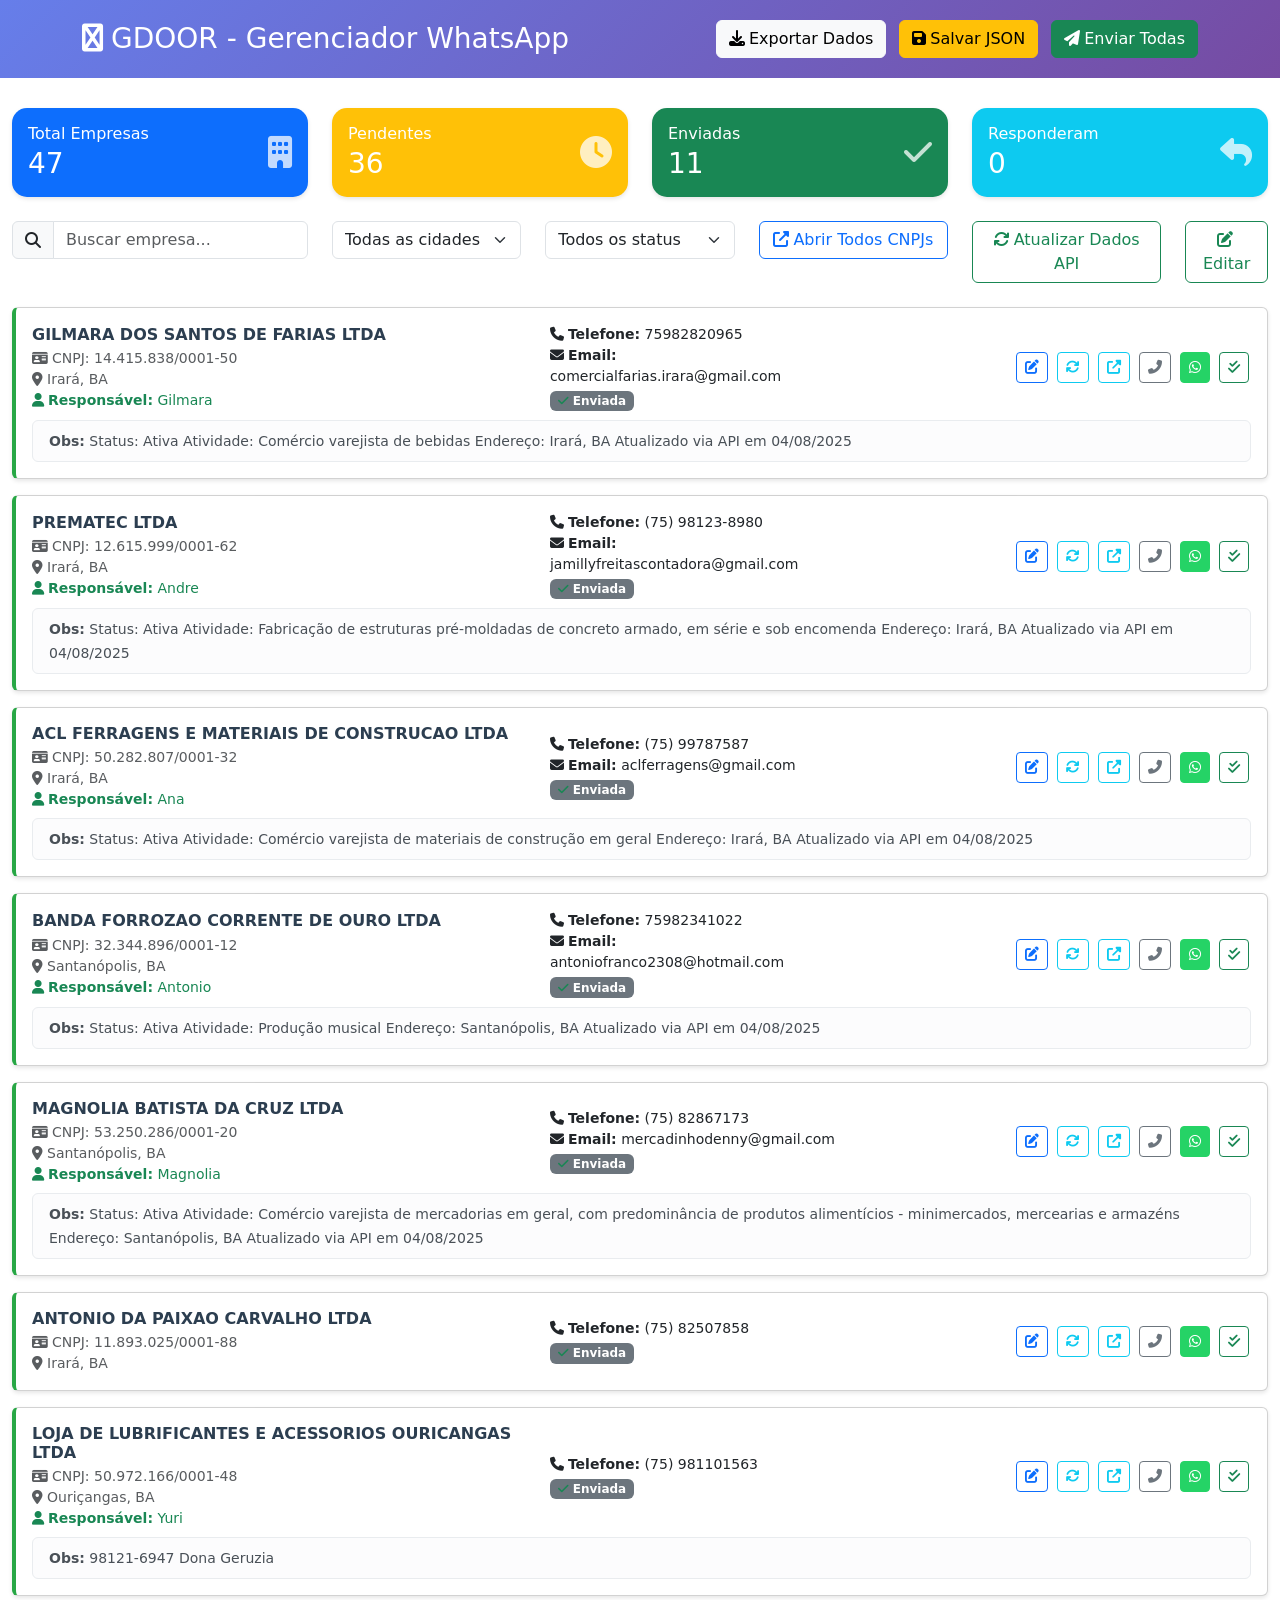
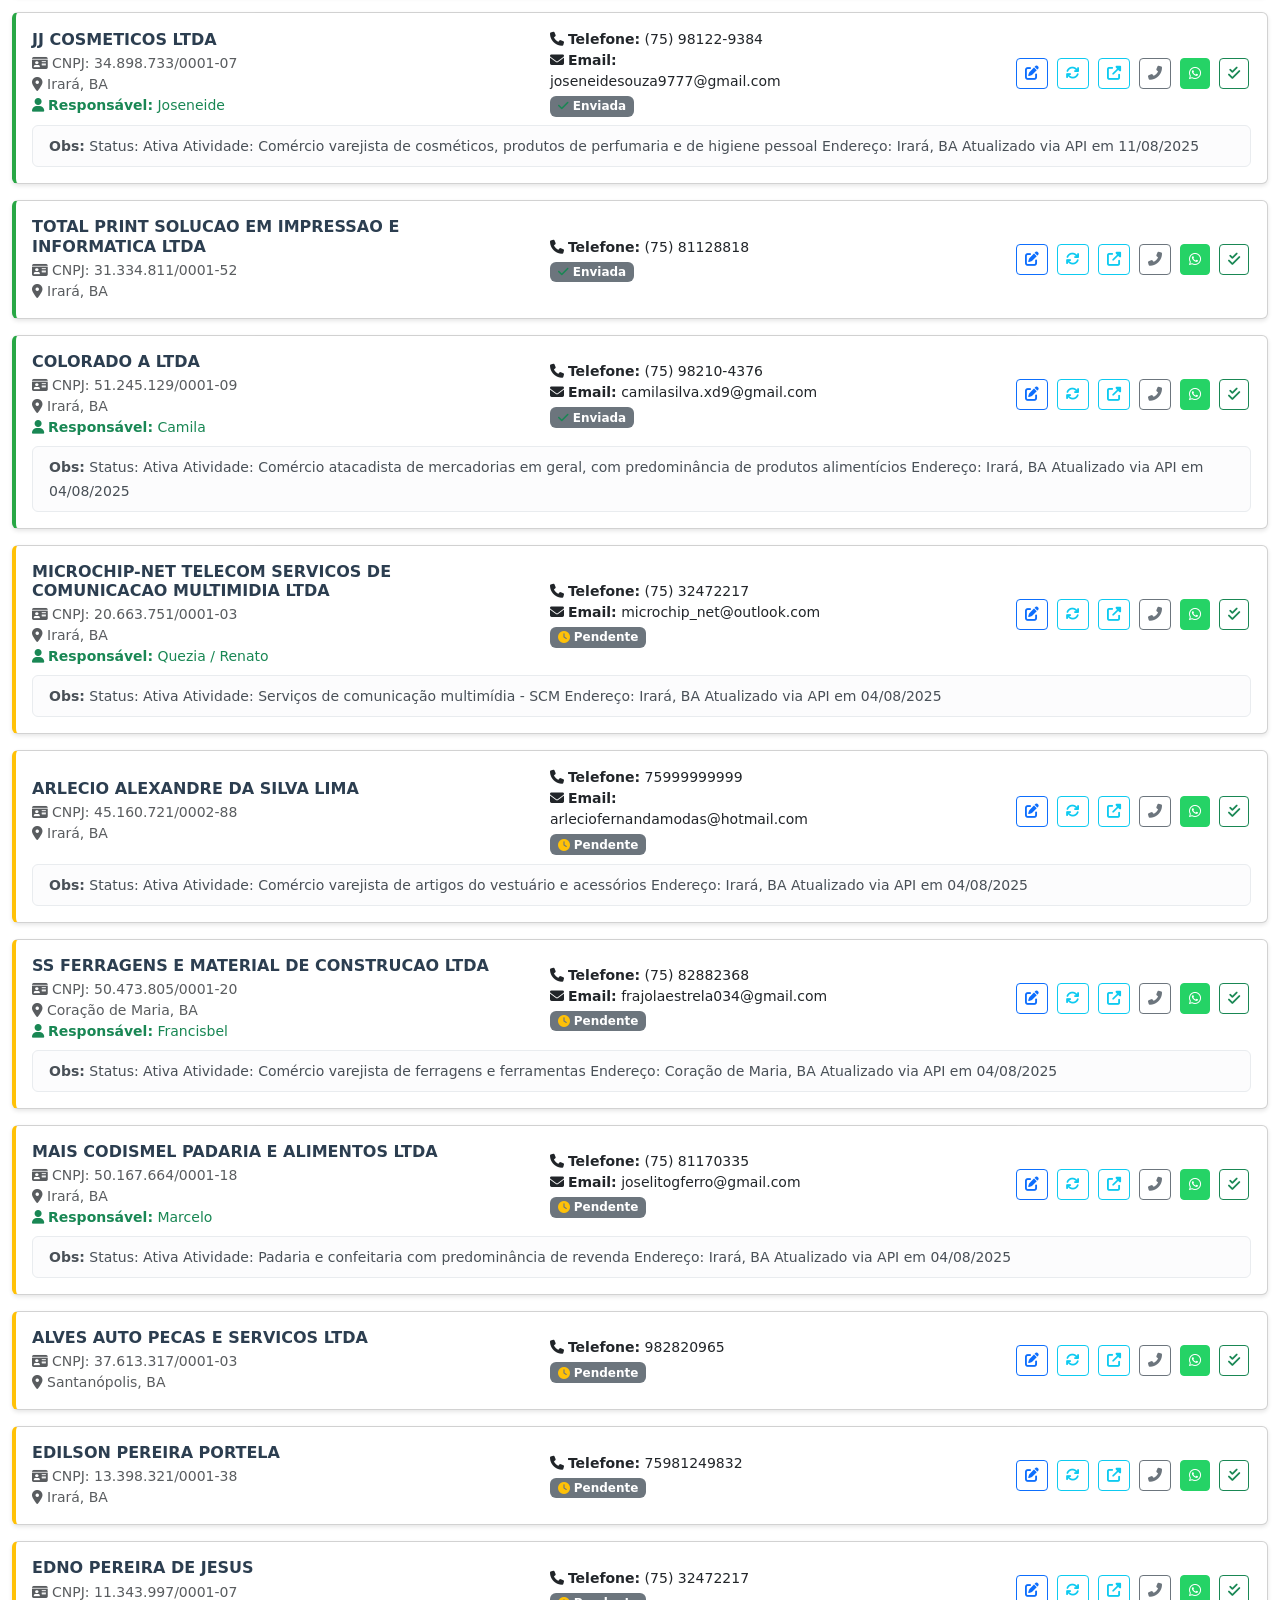
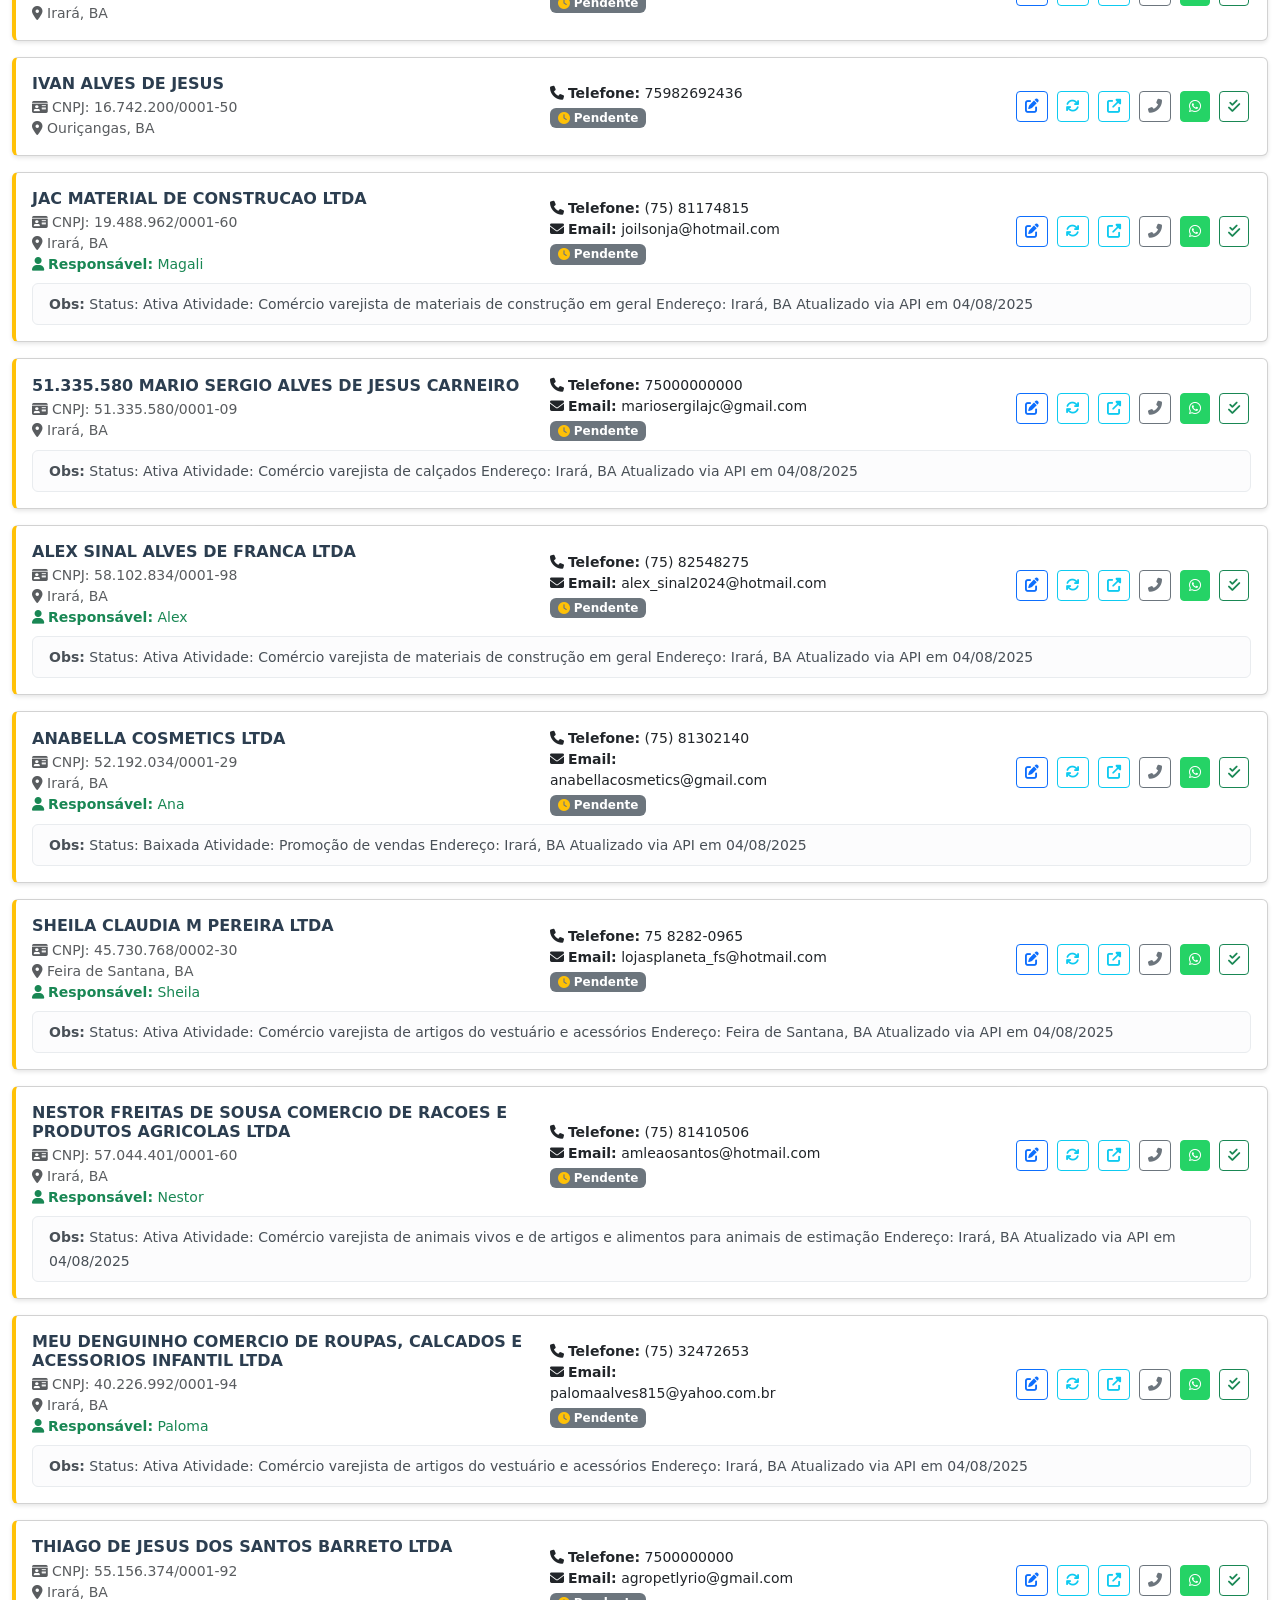
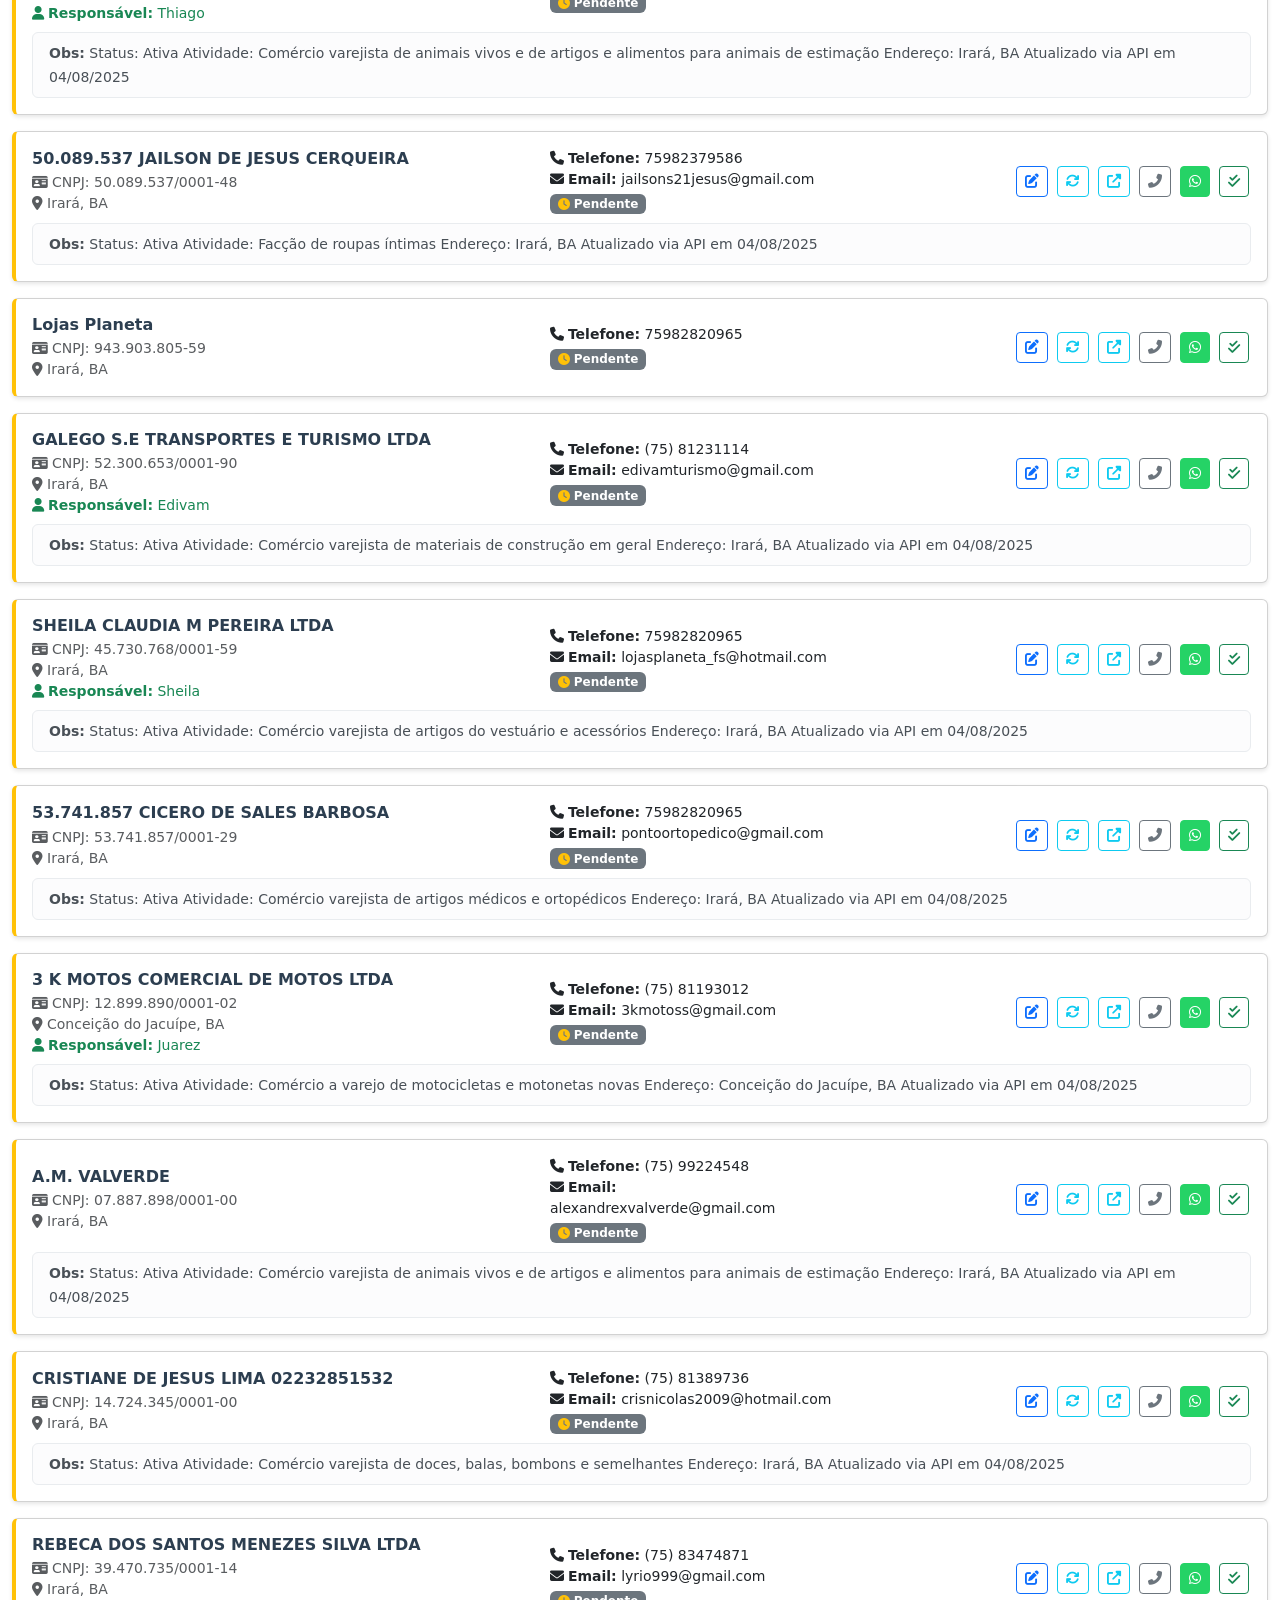
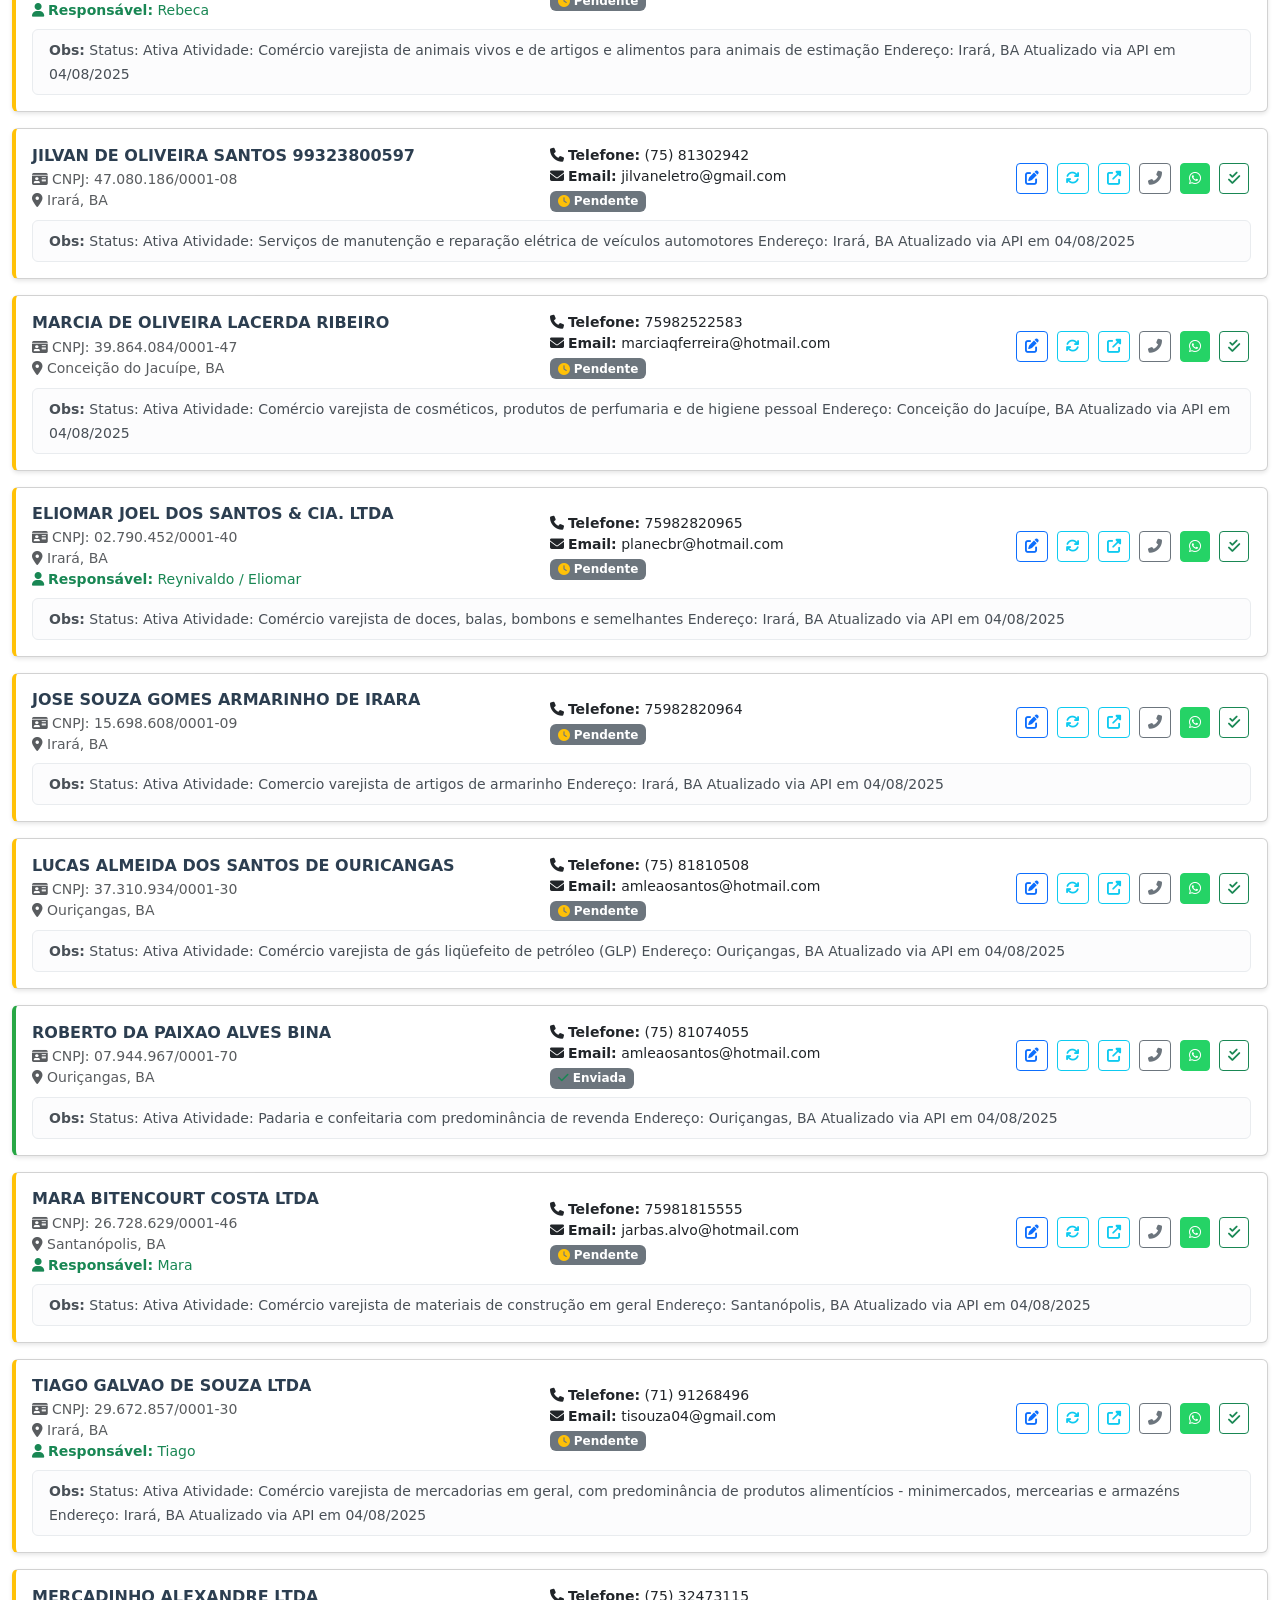
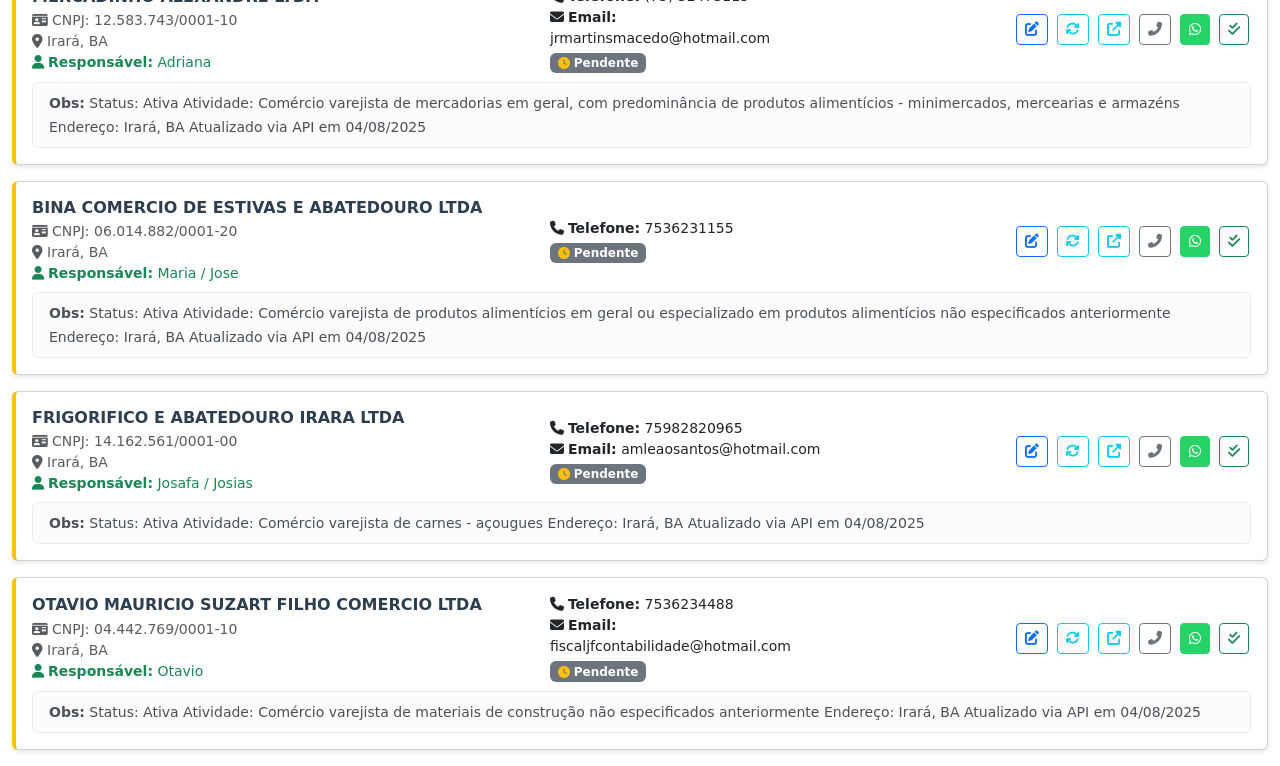
<file: Test/ContatoClientesGdoor/index.html>
<!DOCTYPE html>
<html lang="pt-BR">
<head>
    <meta charset="UTF-8">
    <meta name="viewport" content="width=device-width, initial-scale=1.0">
    <title>GDOOR - Gerenciador de Contatos WhatsApp</title>
    <link href="https://cdnjs.cloudflare.com/ajax/libs/bootstrap/5.3.0/css/bootstrap.min.css" rel="stylesheet">
    <link href="https://cdnjs.cloudflare.com/ajax/libs/font-awesome/6.4.0/css/all.min.css" rel="stylesheet">
    <link href="styles.css" rel="stylesheet">
</head>
<body>
    <!-- Header -->
    <div class="header-section">
        <div class="container">
            <div class="d-flex justify-content-between align-items-center">
                <h1 class="h3 mb-0">
                    <i class="fas fa-whatsapp me-2"></i>GDOOR - Gerenciador WhatsApp
                </h1>
                <div>
                    <button class="btn btn-light me-2" onclick="DataManager.exportData()">
                        <i class="fas fa-download me-1"></i>Exportar Dados
                    </button>
                    <button class="btn btn-warning me-2" onclick="DataManager.saveJSONFile()">
                        <i class="fas fa-save me-1"></i>Salvar JSON
                    </button>
                    <button class="btn btn-success" onclick="WhatsAppSender.sendAllMessages()">
                        <i class="fas fa-paper-plane me-1"></i>Enviar Todas
                    </button>
                </div>
            </div>
        </div>
    </div>

    <div class="container-fluid">
        <!-- Loading -->
        <div id="loading" class="loading text-center">
            <div class="spinner-border text-primary" role="status">
                <span class="visually-hidden">Carregando...</span>
            </div>
            <p class="mt-2">Carregando dados...</p>
        </div>

        <!-- Estatísticas -->
        <div class="row mb-4">
            <div class="col-md-3">
                <div class="card stats-card bg-primary text-white">
                    <div class="card-body">
                        <div class="d-flex justify-content-between align-items-center">
                            <div>
                                <h6 class="card-title mb-1">Total Empresas</h6>
                                <h3 id="totalCompanies" class="mb-0">0</h3>
                            </div>
                            <i class="fas fa-building fa-2x opacity-75"></i>
                        </div>
                    </div>
                </div>
            </div>
            <div class="col-md-3">
                <div class="card stats-card bg-warning text-white">
                    <div class="card-body">
                        <div class="d-flex justify-content-between align-items-center">
                            <div>
                                <h6 class="card-title mb-1">Pendentes</h6>
                                <h3 id="pendingCount" class="mb-0">0</h3>
                            </div>
                            <i class="fas fa-clock fa-2x opacity-75"></i>
                        </div>
                    </div>
                </div>
            </div>
            <div class="col-md-3">
                <div class="card stats-card bg-success text-white">
                    <div class="card-body">
                        <div class="d-flex justify-content-between align-items-center">
                            <div>
                                <h6 class="card-title mb-1">Enviadas</h6>
                                <h3 id="sentCount" class="mb-0">0</h3>
                            </div>
                            <i class="fas fa-check fa-2x opacity-75"></i>
                        </div>
                    </div>
                </div>
            </div>
            <div class="col-md-3">
                <div class="card stats-card bg-info text-white">
                    <div class="card-body">
                        <div class="d-flex justify-content-between align-items-center">
                            <div>
                                <h6 class="card-title mb-1">Responderam</h6>
                                <h3 id="repliedCount" class="mb-0">0</h3>
                            </div>
                            <i class="fas fa-reply fa-2x opacity-75"></i>
                        </div>
                    </div>
                </div>
            </div>
        </div>

        <!-- Filtros e Ações -->
        <div class="row mb-4">
            <div class="col-md-3">
                <div class="input-group">
                    <span class="input-group-text"><i class="fas fa-search"></i></span>
                    <input type="text" class="form-control" id="searchFilter" placeholder="Buscar empresa..." onkeyup="UI.applyFilters()">
                </div>
            </div>
            <div class="col-md-2">
                <select class="form-select" id="cityFilter" onchange="UI.applyFilters()">
                    <option value="">Todas as cidades</option>
                </select>
            </div>
            <div class="col-md-2">
                <select class="form-select" id="statusFilter" onchange="UI.applyFilters()">
                    <option value="">Todos os status</option>
                    <option value="pending">Pendente</option>
                    <option value="sent">Enviada</option>
                    <option value="replied">Respondeu</option>
                </select>
            </div>
            <div class="col-md-2">
                <button class="btn btn-outline-primary w-100" onclick="UI.consultAllCNPJ()">
                    <i class="fas fa-external-link-alt me-1"></i>Abrir Todos CNPJs
                </button>
            </div>
            <div class="col-md-2">
                <button class="btn btn-outline-success w-100" onclick="APIConsulter.updateAllCompanies()">
                    <i class="fas fa-sync me-1"></i>Atualizar Dados API
                </button>
            </div>
            <div class="col-md-1">
                <button class="btn btn-outline-success w-100" onclick="UI.toggleMessageTemplate()">
                    <i class="fas fa-edit me-1"></i>Editar
                </button>
            </div>
        </div>

        <!-- Template de Mensagem (Escondido por padrão) -->
        <div class="row mb-4" id="messageTemplateSection" style="display: none;">
            <div class="col-12">
                <div class="card">
                    <div class="card-header bg-primary text-white">
                        <h5 class="mb-0">
                            <i class="fas fa-edit me-2"></i>Template da Mensagem
                        </h5>
                    </div>
                    <div class="card-body">
                        <div class="row">
                            <div class="col-md-6">
                                <label class="form-label fw-bold">Mensagem Template:</label>
                                <textarea class="form-control" id="messageTemplate" rows="12" onkeyup="UI.updatePreview()">
                                    Olá! Aqui é o Marcelo Gonçalves, representante da GDOOR Sistemas.

                                    Soube que a *{EMPRESA}* enfrentou dificuldades no atendimento prestado por uma de nossas revendas parceiras.
                                    Quero pedir desculpas em nome da GDOOR e me colocar à disposição para resolver qualquer pendência.

                                    Nosso compromisso é garantir que vocês tenham todo o suporte necessário para aproveitar ao máximo o sistema GDOOR.

                                    Gostaria de agendar uma conversa rápida com _{RESPONSAVEL}_ para:
                                    • Entender o que aconteceu
                                    • Resolver eventuais pendências
                                    • Apresentar melhorias no sistema
                                    • Reforçar nosso suporte direto, caso necessário

                                    📅 Qual seria um bom horário para conversarmos?

                                    Fico à disposição e agradeço pela oportunidade de retomar essa parceria com mais atenção e cuidado.
                                </textarea>
                            </div>
                            <div class="col-md-6">
                                <label class="form-label fw-bold">Preview da Mensagem:</label>
                                <div class="message-preview" id="messagePreview"></div>
                                <div class="mt-3">
                                    <div class="alert alert-info">
                                        <strong>Variáveis disponíveis:</strong><br>
                                        <code>{EMPRESA}</code> - Nome da empresa<br>
                                        <code>{RESPONSAVEL}</code> - Nome do responsável/sócio
                                    </div>
                                </div>
                            </div>
                        </div>
                    </div>
                </div>
            </div>
        </div>

        <!-- Lista de Empresas -->
        <div class="row">
            <div class="col-12">
                <div id="companiesList"></div>
            </div>
        </div>
    </div>

    <!-- Modal para editar empresa -->
    <div class="modal fade" id="editCompanyModal" tabindex="-1">
        <div class="modal-dialog modal-lg">
            <div class="modal-content">
                <div class="modal-header bg-primary text-white">
                    <h5 class="modal-title">
                        <i class="fas fa-edit me-2"></i>Editar Informações da Empresa
                    </h5>
                    <button type="button" class="btn-close btn-close-white" data-bs-dismiss="modal"></button>
                </div>
                <div class="modal-body">
                    <input type="hidden" id="editIndex">
                    <div class="row">
                        <div class="col-md-8">
                            <label class="form-label">Nome da Empresa</label>
                            <input type="text" class="form-control" id="editCompanyName">
                        </div>
                        <div class="col-md-4">
                            <label class="form-label">CNPJ</label>
                            <input type="text" class="form-control cnpj-input" id="editCNPJ" readonly>
                        </div>
                    </div>
                    <div class="row mt-3">
                        <div class="col-md-6">
                            <label class="form-label">Telefone WhatsApp</label>
                            <input type="text" class="form-control" id="editPhone" placeholder="(75) 99999-9999">
                        </div>
                        <div class="col-md-6">
                            <label class="form-label">Cidade</label>
                            <input type="text" class="form-control" id="editCity">
                        </div>
                    </div>
                    <div class="row mt-3">
                        <div class="col-md-6">
                            <label class="form-label">Responsável/Sócio</label>
                            <input type="text" class="form-control" id="editOwner" placeholder="João / Maria">
                        </div>
                        <div class="col-md-6">
                            <label class="form-label">Email</label>
                            <input type="email" class="form-control" id="editEmail" placeholder="contato@empresa.com">
                        </div>
                    </div>
                    <div class="mt-3">
                        <label class="form-label">Observações</label>
                        <textarea class="form-control" id="editNotes" rows="3" placeholder="Anotações sobre a empresa..."></textarea>
                    </div>
                </div>
                <div class="modal-footer">
                    <button type="button" class="btn btn-secondary" data-bs-dismiss="modal">
                        <i class="fas fa-times me-1"></i>Cancelar
                    </button>
                    <button type="button" class="btn btn-primary" onclick="UI.saveCompany()">
                        <i class="fas fa-save me-1"></i>Salvar
                    </button>
                </div>
            </div>
        </div>
    </div>

    <!-- Scripts -->
    <script src="https://cdnjs.cloudflare.com/ajax/libs/bootstrap/5.3.0/js/bootstrap.bundle.min.js"></script>
    <script type="module" src="dataManager.js"></script>
    <script type="module" src="apiConsulter.js"></script>
    <script type="module" src="whatsappSender.js"></script>
    <script type="module" src="app.js"></script>
</body>
</html>
</file>
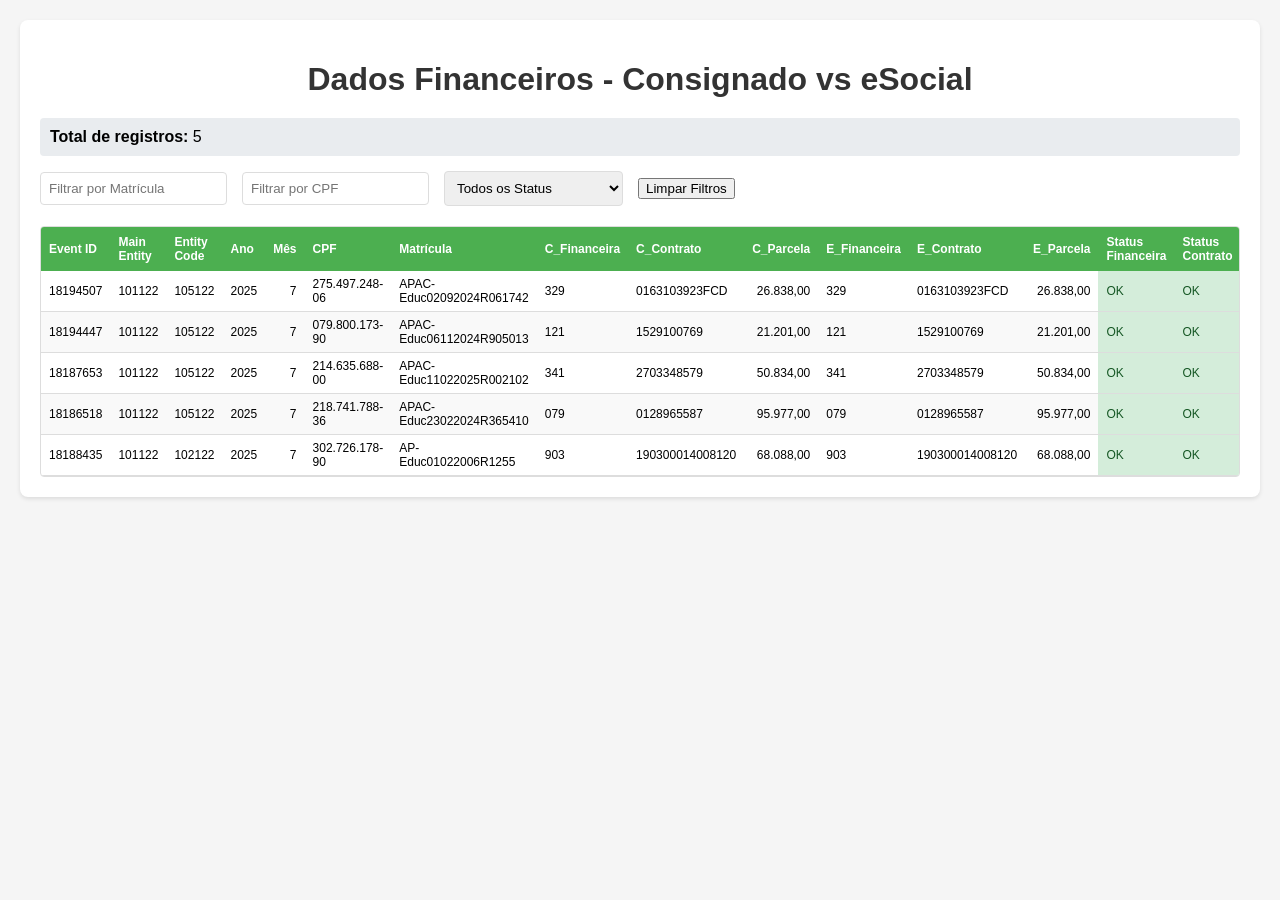
<file: Test/ContatoClientesGdoor/teste.html>
<!DOCTYPE html>
<html lang="pt-BR">
<head>
    <meta charset="UTF-8">
    <meta name="viewport" content="width=device-width, initial-scale=1.0">
    <title>Tabela de Dados Financeiros</title>
    <style>
        body {
            font-family: Arial, sans-serif;
            margin: 20px;
            background-color: #f5f5f5;
        }
        
        .container {
            background-color: white;
            padding: 20px;
            border-radius: 8px;
            box-shadow: 0 2px 4px rgba(0,0,0,0.1);
        }
        
        h1 {
            color: #333;
            text-align: center;
            margin-bottom: 20px;
        }
        
        .table-container {
            overflow-x: auto;
            max-height: 600px;
            border: 1px solid #ddd;
            border-radius: 4px;
        }
        
        table {
            width: 100%;
            border-collapse: collapse;
            font-size: 12px;
        }
        
        th {
            background-color: #4CAF50;
            color: white;
            padding: 8px;
            text-align: left;
            position: sticky;
            top: 0;
            z-index: 10;
        }
        
        td {
            padding: 6px 8px;
            border-bottom: 1px solid #ddd;
        }
        
        tr:nth-child(even) {
            background-color: #f9f9f9;
        }
        
        tr:hover {
            background-color: #f0f8ff;
        }
        
        .status-ok {
            background-color: #d4edda;
            color: #155724;
        }
        
        .status-error {
            background-color: #f8d7da;
            color: #721c24;
        }
        
        .status-warning {
            background-color: #fff3cd;
            color: #856404;
        }
        
        .numero {
            text-align: right;
        }
        
        .filtros {
            margin-bottom: 20px;
            display: flex;
            gap: 15px;
            flex-wrap: wrap;
            align-items: center;
        }
        
        .filtros input, .filtros select {
            padding: 8px;
            border: 1px solid #ddd;
            border-radius: 4px;
        }
        
        .info {
            margin-bottom: 15px;
            padding: 10px;
            background-color: #e9ecef;
            border-radius: 4px;
        }
    </style>
</head>
<body>
    <div class="container">
        <h1>Dados Financeiros - Consignado vs eSocial</h1>
        
        <div class="info">
            <strong>Total de registros:</strong> <span id="totalRegistros"></span>
        </div>
        
        <div class="filtros">
            <input type="text" id="filtroMatricula" placeholder="Filtrar por Matrícula">
            <input type="text" id="filtroCpf" placeholder="Filtrar por CPF">
            <select id="filtroStatus">
                <option value="">Todos os Status</option>
                <option value="OK">OK</option>
                <option value="eSocial sem">eSocial sem dados</option>
                <option value="Consignado sem">Consignado sem dados</option>
                <option value="Valor maior">Diferenças de valores</option>
            </select>
            <button onclick="limparFiltros()">Limpar Filtros</button>
        </div>
        
        <div class="table-container">
            <table id="tabelaDados">
                <thead>
                    <tr>
                        <th>Event ID</th>
                        <th>Main Entity</th>
                        <th>Entity Code</th>
                        <th>Ano</th>
                        <th>Mês</th>
                        <th>CPF</th>
                        <th>Matrícula</th>
                        <th>C_Financeira</th>
                        <th>C_Contrato</th>
                        <th>C_Parcela</th>
                        <th>E_Financeira</th>
                        <th>E_Contrato</th>
                        <th>E_Parcela</th>
                        <th>Status Financeira</th>
                        <th>Status Contrato</th>
                        <th>Status Parcela</th>
                        <th>Diferença Valor</th>
                        <th>Observação</th>
                    </tr>
                </thead>
                <tbody id="corpoTabela">
                </tbody>
            </table>
        </div>
    </div>

    <script>
        // Dados do JSON - substitua aqui pelos seus dados reais
        const dados = [
  {
    "EventId": 18194507,
    "MainEntityCode": "101122",
    "EntityCode": "105122",
    "RelatedYear": 2025,
    "RelatedMonth": 7,
    "Cpf": "27549724806",
    "Matricula": "APAC-Educ02092024R061742",
    "C_Financeira": "329",
    "C_Contrato": "0163103923FCD",
    "C_Parcela": 26838.0,
    "E_Financeira": "329",
    "E_Contrato": "0163103923FCD",
    "E_Parcela": 26838.0,
    "ValidaFinanceira_Status": "OK",
    "ValidaContrato_Status": "OK",
    "ValidaParcela_Status": "OK",
    "DiferencaValor": 0.0,
    "Observacao": ""
  },
  {
    "EventId": 18194447,
    "MainEntityCode": "101122",
    "EntityCode": "105122",
    "RelatedYear": 2025,
    "RelatedMonth": 7,
    "Cpf": "07980017390",
    "Matricula": "APAC-Educ06112024R905013",
    "C_Financeira": "121",
    "C_Contrato": "1529100769",
    "C_Parcela": 21201.0,
    "E_Financeira": "121",
    "E_Contrato": "1529100769",
    "E_Parcela": 21201.0,
    "ValidaFinanceira_Status": "OK",
    "ValidaContrato_Status": "OK",
    "ValidaParcela_Status": "OK",
    "DiferencaValor": 0.0,
    "Observacao": ""
  },
  {
    "EventId": 18187653,
    "MainEntityCode": "101122",
    "EntityCode": "105122",
    "RelatedYear": 2025,
    "RelatedMonth": 7,
    "Cpf": "21463568800",
    "Matricula": "APAC-Educ11022025R002102",
    "C_Financeira": "341",
    "C_Contrato": "2703348579",
    "C_Parcela": 50834.0,
    "E_Financeira": "341",
    "E_Contrato": "2703348579",
    "E_Parcela": 50834.0,
    "ValidaFinanceira_Status": "OK",
    "ValidaContrato_Status": "OK",
    "ValidaParcela_Status": "OK",
    "DiferencaValor": 0.0,
    "Observacao": ""
  },
  {
    "EventId": 18186518,
    "MainEntityCode": "101122",
    "EntityCode": "105122",
    "RelatedYear": 2025,
    "RelatedMonth": 7,
    "Cpf": "21874178836",
    "Matricula": "APAC-Educ23022024R365410",
    "C_Financeira": "079",
    "C_Contrato": "0128965587",
    "C_Parcela": 95977.0,
    "E_Financeira": "079",
    "E_Contrato": "0128965587",
    "E_Parcela": 95977.0,
    "ValidaFinanceira_Status": "OK",
    "ValidaContrato_Status": "OK",
    "ValidaParcela_Status": "OK",
    "DiferencaValor": 0.0,
    "Observacao": ""
  },
  {
    "EventId": 18188435,
    "MainEntityCode": "101122",
    "EntityCode": "102122",
    "RelatedYear": 2025,
    "RelatedMonth": 7,
    "Cpf": "30272617890",
    "Matricula": "AP-Educ01022006R1255",
    "C_Financeira": "903",
    "C_Contrato": "190300014008120",
    "C_Parcela": 68088.0,
    "E_Financeira": "903",
    "E_Contrato": "190300014008120",
    "E_Parcela": 68088.0,
    "ValidaFinanceira_Status": "OK",
    "ValidaContrato_Status": "OK",
    "ValidaParcela_Status": "OK",
    "DiferencaValor": 0.0,
    "Observacao": ""
  }
        ];

        let dadosFiltrados = [...dados];

        function formatarNumero(valor) {
            if (valor === null || valor === undefined) return '-';
            if (typeof valor === 'number') {
                return valor.toLocaleString('pt-BR', { minimumFractionDigits: 2, maximumFractionDigits: 2 });
            }
            return valor;
        }

        function formatarCpf(cpf) {
            if (!cpf) return '-';
            return cpf.replace(/(\d{3})(\d{3})(\d{3})(\d{2})/, '$1.$2.$3-$4');
        }

        function obterClasseStatus(status) {
            if (status === 'OK') return 'status-ok';
            if (status && (status.includes('sem') || status.includes('maior'))) return 'status-error';
            return 'status-warning';
        }

        function renderizarTabela() {
            const corpoTabela = document.getElementById('corpoTabela');
            corpoTabela.innerHTML = '';

            dadosFiltrados.forEach(item => {
                const linha = document.createElement('tr');
                
                linha.innerHTML = `
                    <td>${item.EventId || '-'}</td>
                    <td>${item.MainEntityCode || '-'}</td>
                    <td>${item.EntityCode || '-'}</td>
                    <td class="numero">${item.RelatedYear || '-'}</td>
                    <td class="numero">${item.RelatedMonth || '-'}</td>
                    <td>${formatarCpf(item.Cpf)}</td>
                    <td>${item.Matricula || '-'}</td>
                    <td>${item.C_Financeira || '-'}</td>
                    <td>${item.C_Contrato || '-'}</td>
                    <td class="numero">${formatarNumero(item.C_Parcela)}</td>
                    <td>${item.E_Financeira || '-'}</td>
                    <td>${item.E_Contrato || '-'}</td>
                    <td class="numero">${formatarNumero(item.E_Parcela)}</td>
                    <td class="${obterClasseStatus(item.ValidaFinanceira_Status)}">${item.ValidaFinanceira_Status || '-'}</td>
                    <td class="${obterClasseStatus(item.ValidaContrato_Status)}">${item.ValidaContrato_Status || '-'}</td>
                    <td class="${obterClasseStatus(item.ValidaParcela_Status)}">${item.ValidaParcela_Status || '-'}</td>
                    <td class="numero">${formatarNumero(item.DiferencaValor)}</td>
                    <td>${item.Observacao || '-'}</td>
                `;
                
                corpoTabela.appendChild(linha);
            });

            document.getElementById('totalRegistros').textContent = dadosFiltrados.length;
        }

        function aplicarFiltros() {
            const filtroMatricula = document.getElementById('filtroMatricula').value.toLowerCase();
            const filtroCpf = document.getElementById('filtroCpf').value.toLowerCase();
            const filtroStatus = document.getElementById('filtroStatus').value;

            dadosFiltrados = dados.filter(item => {
                const matchMatricula = !filtroMatricula || (item.Matricula && item.Matricula.toLowerCase().includes(filtroMatricula));
                const matchCpf = !filtroCpf || (item.Cpf && item.Cpf.includes(filtroCpf));
                
                let matchStatus = true;
                if (filtroStatus) {
                    matchStatus = 
                        (item.ValidaFinanceira_Status && item.ValidaFinanceira_Status.includes(filtroStatus)) ||
                        (item.ValidaContrato_Status && item.ValidaContrato_Status.includes(filtroStatus)) ||
                        (item.ValidaParcela_Status && item.ValidaParcela_Status.includes(filtroStatus));
                }

                return matchMatricula && matchCpf && matchStatus;
            });

            renderizarTabela();
        }

        function limparFiltros() {
            document.getElementById('filtroMatricula').value = '';
            document.getElementById('filtroCpf').value = '';
            document.getElementById('filtroStatus').value = '';
            dadosFiltrados = [...dados];
            renderizarTabela();
        }

        // Event listeners para filtros
        document.getElementById('filtroMatricula').addEventListener('input', aplicarFiltros);
        document.getElementById('filtroCpf').addEventListener('input', aplicarFiltros);
        document.getElementById('filtroStatus').addEventListener('change', aplicarFiltros);

        // Renderizar tabela inicial
        renderizarTabela();
    </script>
</body>
</html>
</file>
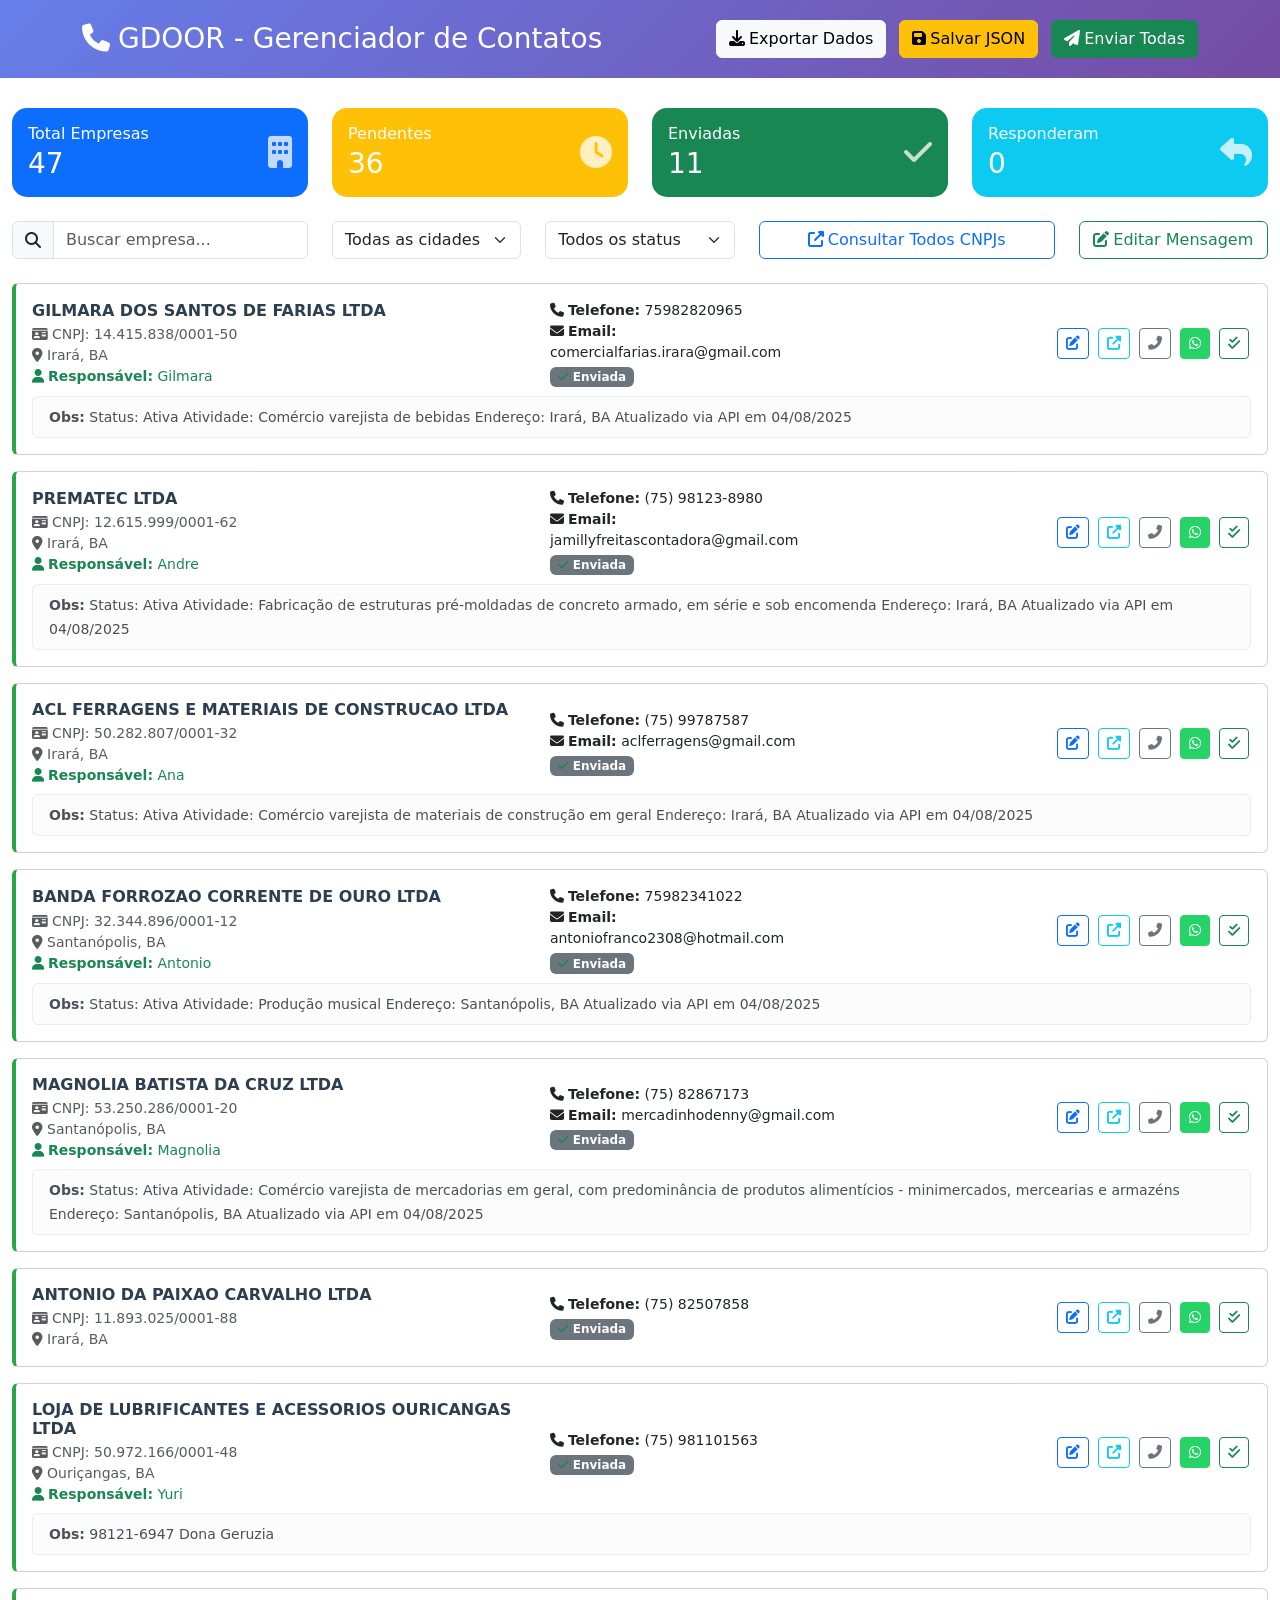
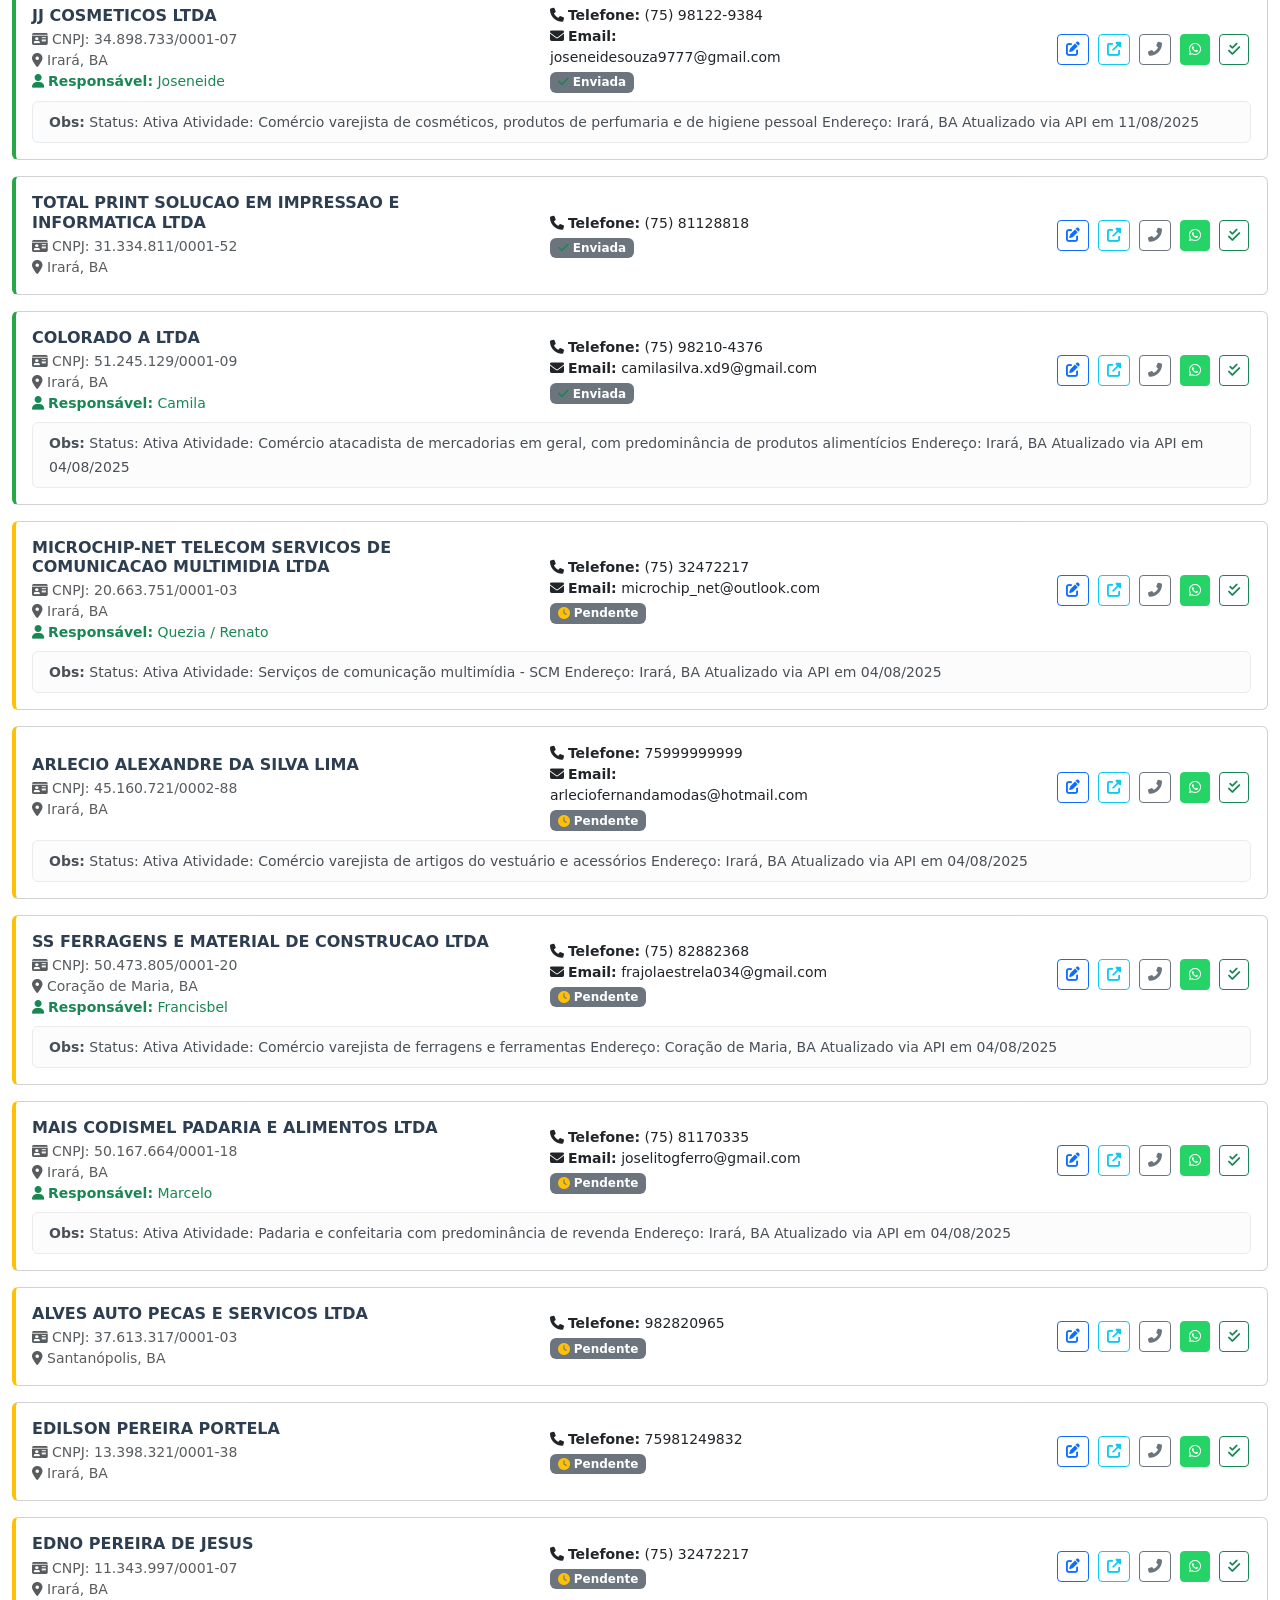
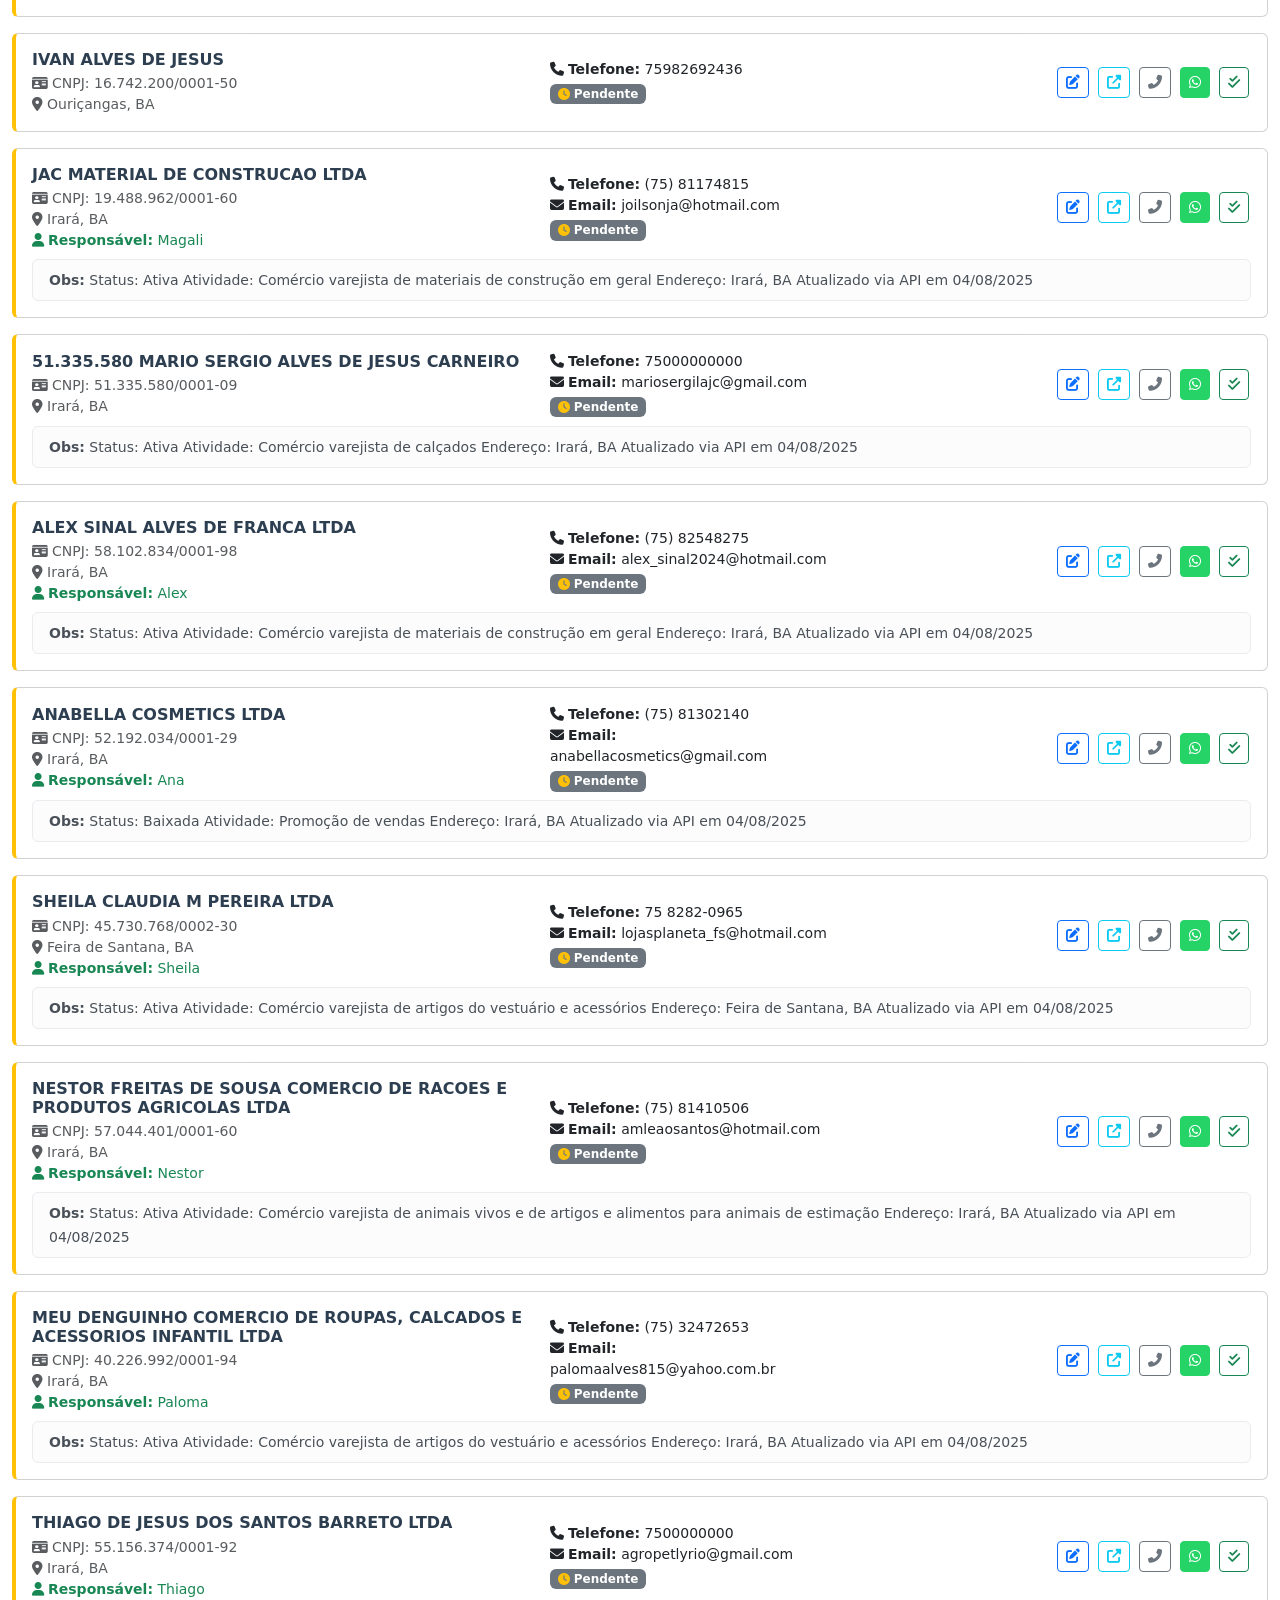
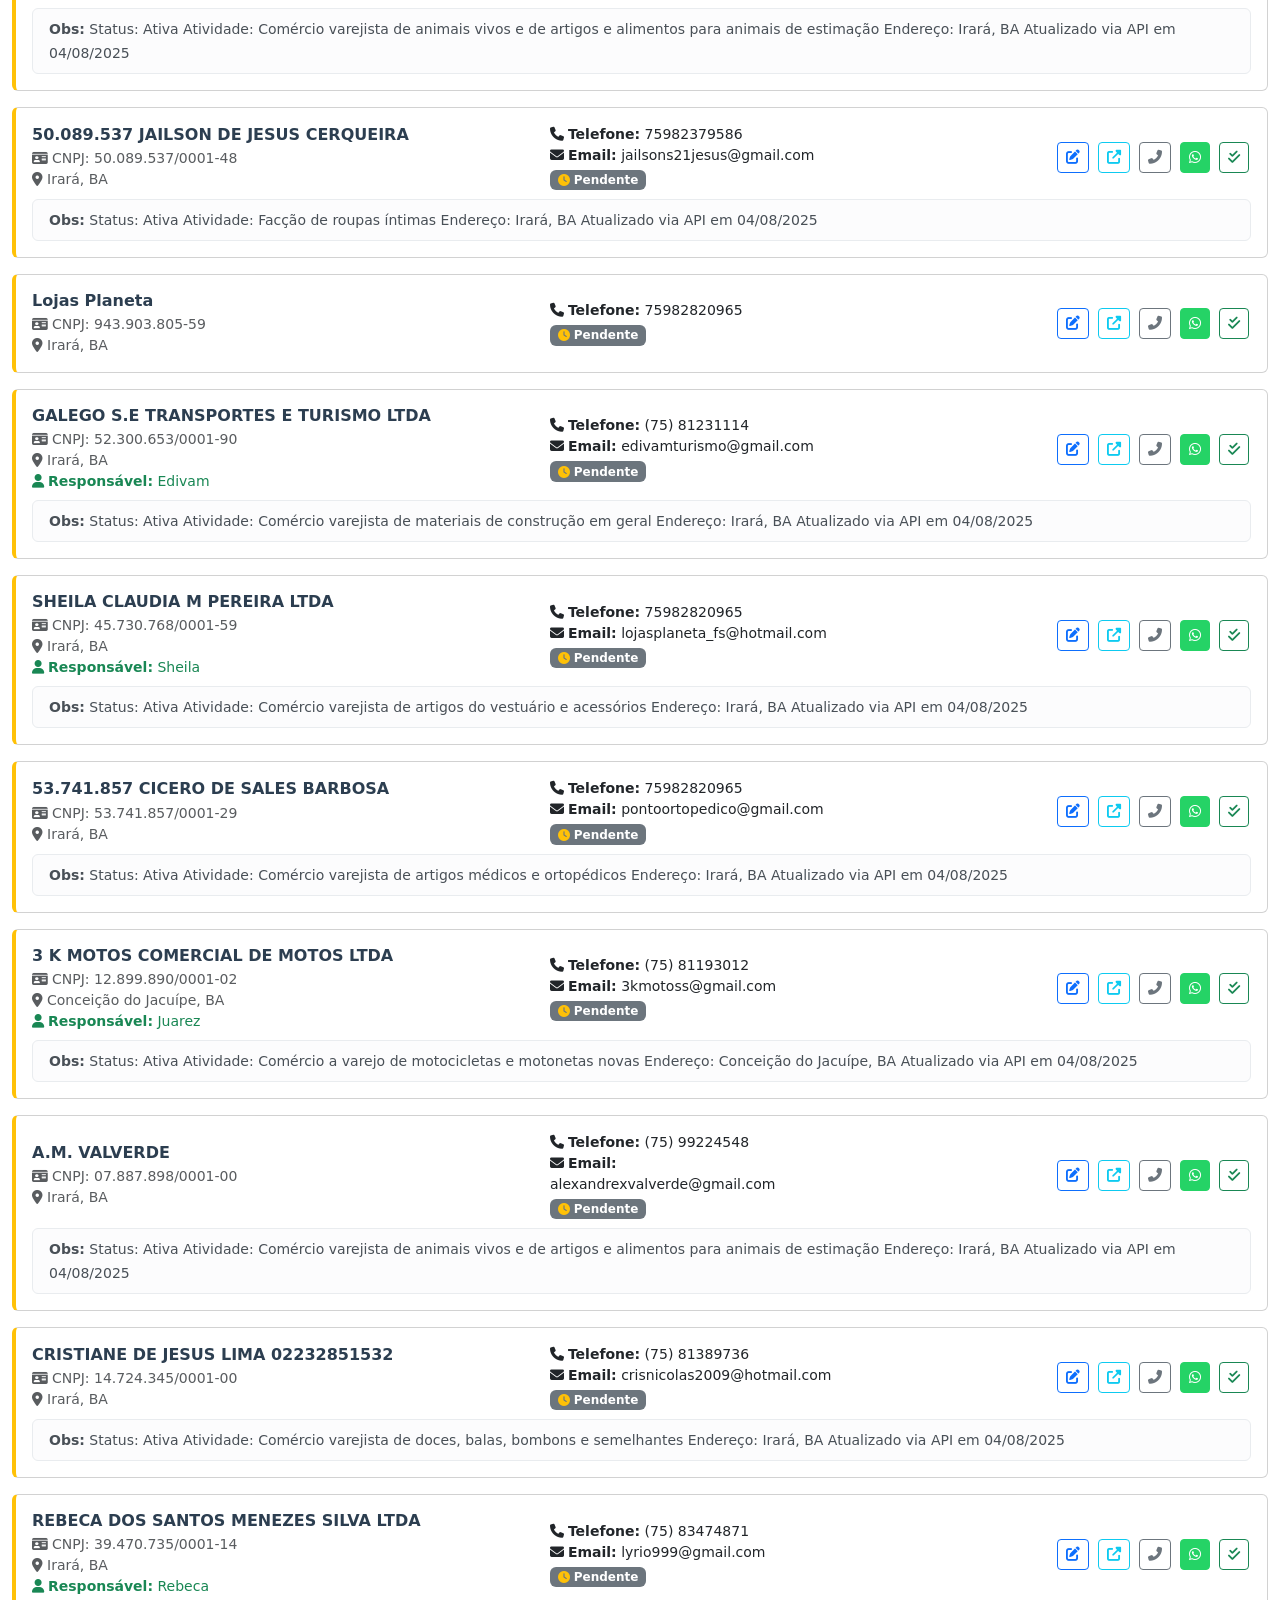
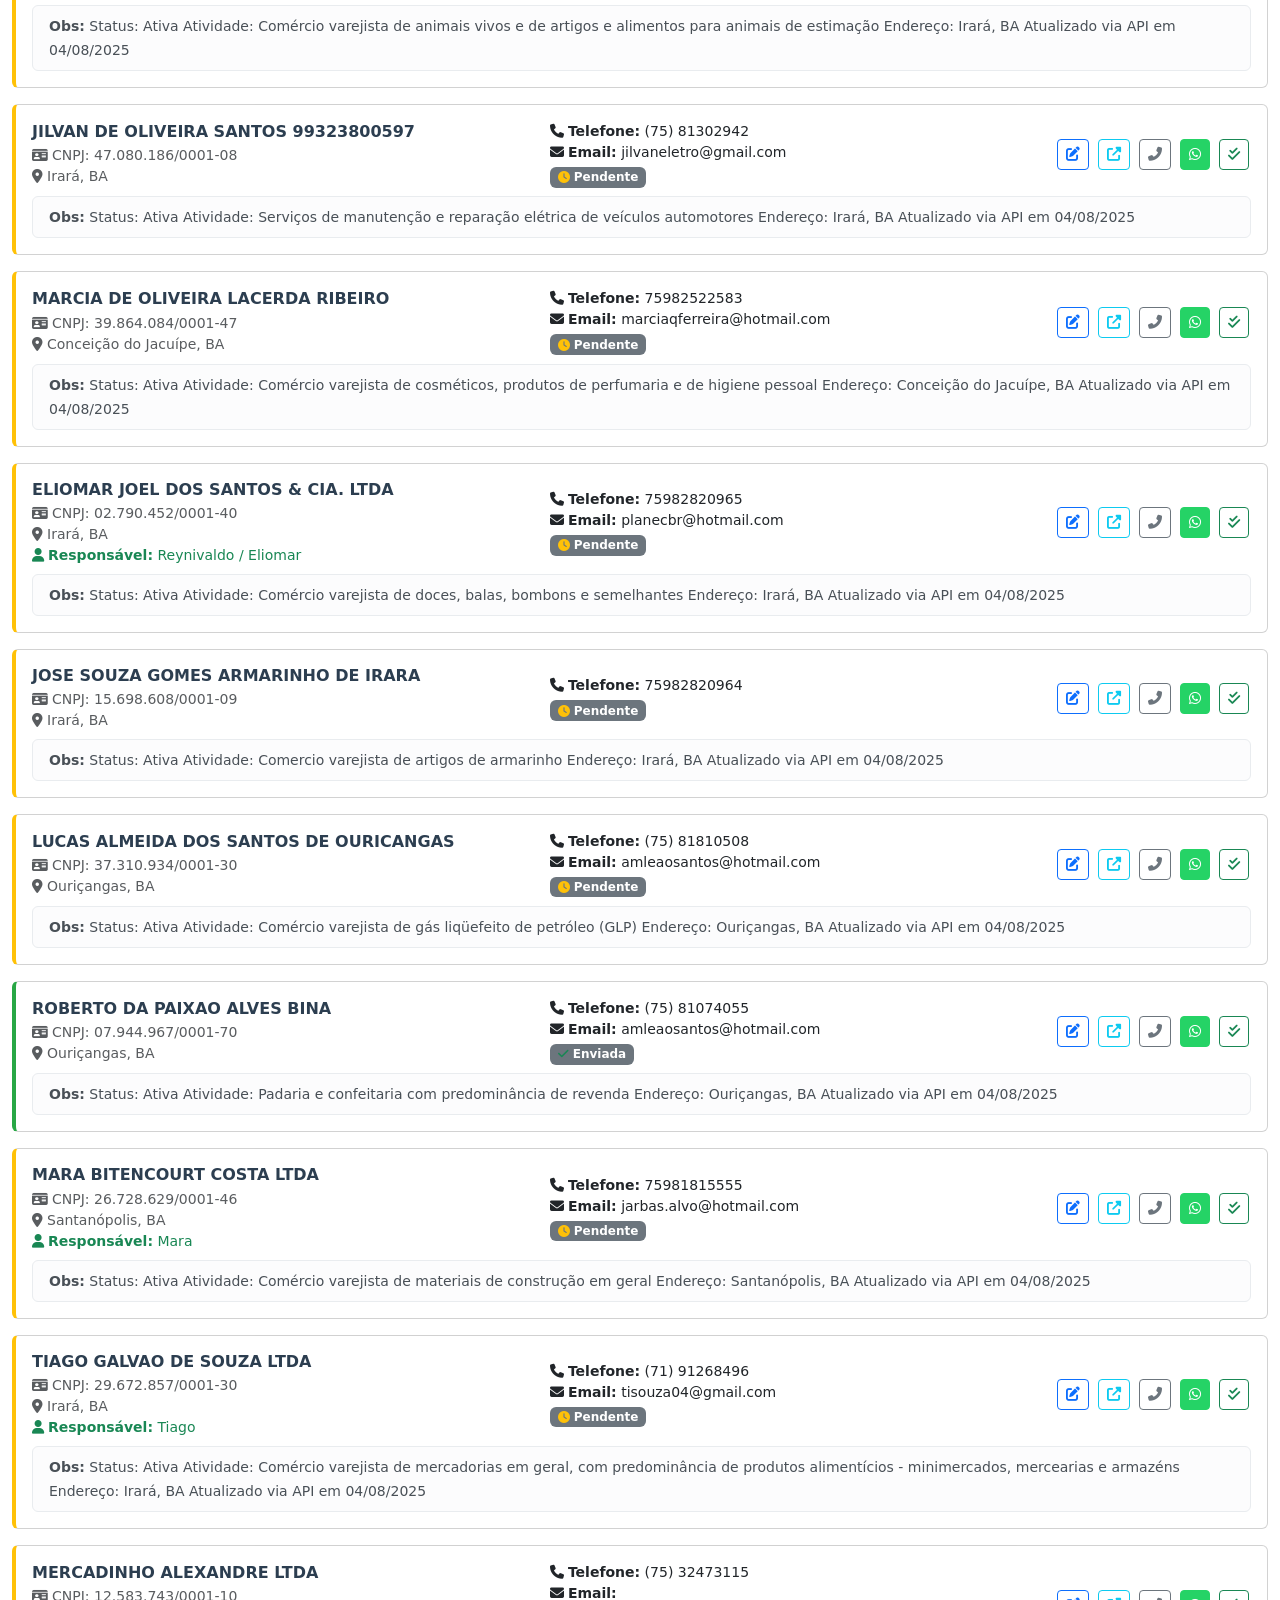
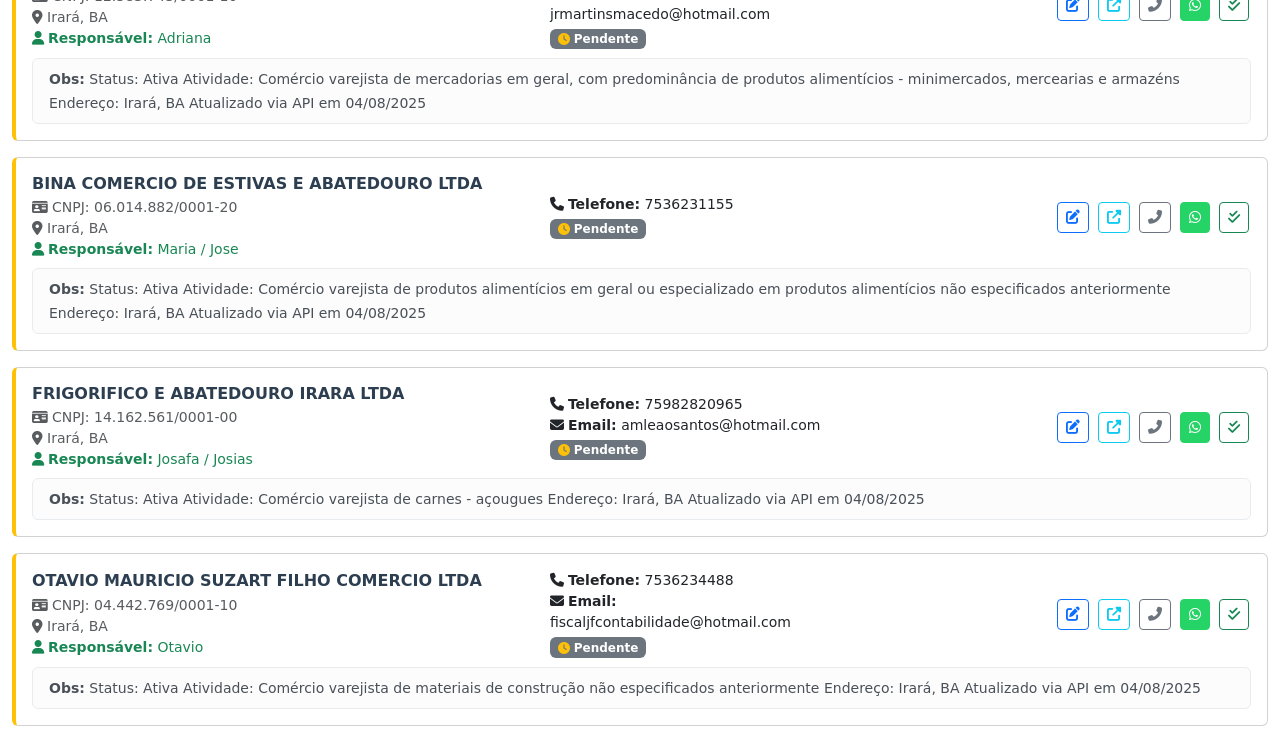
<file: Test/ContatoClientesGdoor/Whatsapp.html>
<!DOCTYPE html>
<html lang="pt-BR">

<head>
    <meta charset="UTF-8">
    <meta name="viewport" content="width=device-width, initial-scale=1.0">
    <title>GDOOR - Gerenciador de Contatos WhatsApp</title>
    <link href="https://cdnjs.cloudflare.com/ajax/libs/bootstrap/5.3.0/css/bootstrap.min.css" rel="stylesheet">
    <link href="https://cdnjs.cloudflare.com/ajax/libs/font-awesome/6.4.0/css/all.min.css" rel="stylesheet">
    <style>
        .company-card {
            transition: all 0.3s ease;
            border-left: 4px solid #007bff;
        }

        .company-card:hover {
            box-shadow: 0 4px 8px rgba(0, 0, 0, 0.1);
            transform: translateY(-2px);
        }

        .status-pending {
            border-left-color: #ffc107;
        }

        .status-sent {
            border-left-color: #28a745;
        }

        .status-replied {
            border-left-color: #17a2b8;
        }

        .btn-whatsapp {
            background-color: #25d366;
            border-color: #25d366;
            color: white;
        }

        .btn-whatsapp:hover {
            background-color: #1eb95a;
            border-color: #1eb95a;
            color: white;
        }

        .message-preview {
            background-color: #f8f9fa;
            border-radius: 10px;
            padding: 15px;
            margin: 10px 0;
            white-space: pre-wrap;
            border: 1px solid #dee2e6;
        }

        .cnpj-input {
            font-family: monospace;
        }

        .header-section {
            background: linear-gradient(135deg, #667eea 0%, #764ba2 100%);
            color: white;
            padding: 20px 0;
            margin-bottom: 30px;
        }

        .stats-card {
            border: none;
            border-radius: 15px;
            overflow: hidden;
        }

        .company-name {
            font-weight: 600;
            color: #2c3e50;
        }

        .action-buttons .btn {
            margin: 0 2px;
        }

        .loading {
            display: none;
        }

        .loading.show {
            display: block;
        }
    </style>
</head>

<body>
    <!-- Header -->
    <div class="header-section">
        <div class="container">
            <div class="d-flex justify-content-between align-items-center">
                <h1 class="h3 mb-0">
                    <i class="fas fa-phone me-2"></i>GDOOR - Gerenciador de Contatos
                </h1>
                <div>
                    <button class="btn btn-light me-2" onclick="exportData()">
                        <i class="fas fa-download me-1"></i>Exportar Dados
                    </button>
                    <button class="btn btn-warning me-2" onclick="saveJSONFile()">
                        <i class="fas fa-save me-1"></i>Salvar JSON
                    </button>
                    <button class="btn btn-success" onclick="sendAllMessages()">
                        <i class="fas fa-paper-plane me-1"></i>Enviar Todas
                    </button>
                </div>
            </div>
        </div>
    </div>

    <div class="container-fluid">
        <!-- Loading -->
        <div id="loading" class="loading text-center">
            <div class="spinner-border text-primary" role="status">
                <span class="visually-hidden">Carregando...</span>
            </div>
            <p class="mt-2">Carregando dados...</p>
        </div>

        <!-- Estatísticas -->
        <div class="row mb-4">
            <div class="col-md-3">
                <div class="card stats-card bg-primary text-white">
                    <div class="card-body">
                        <div class="d-flex justify-content-between align-items-center">
                            <div>
                                <h6 class="card-title mb-1">Total Empresas</h6>
                                <h3 id="totalCompanies" class="mb-0">0</h3>
                            </div>
                            <i class="fas fa-building fa-2x opacity-75"></i>
                        </div>
                    </div>
                </div>
            </div>
            <div class="col-md-3">
                <div class="card stats-card bg-warning text-white">
                    <div class="card-body">
                        <div class="d-flex justify-content-between align-items-center">
                            <div>
                                <h6 class="card-title mb-1">Pendentes</h6>
                                <h3 id="pendingCount" class="mb-0">0</h3>
                            </div>
                            <i class="fas fa-clock fa-2x opacity-75"></i>
                        </div>
                    </div>
                </div>
            </div>
            <div class="col-md-3">
                <div class="card stats-card bg-success text-white">
                    <div class="card-body">
                        <div class="d-flex justify-content-between align-items-center">
                            <div>
                                <h6 class="card-title mb-1">Enviadas</h6>
                                <h3 id="sentCount" class="mb-0">0</h3>
                            </div>
                            <i class="fas fa-check fa-2x opacity-75"></i>
                        </div>
                    </div>
                </div>
            </div>
            <div class="col-md-3">
                <div class="card stats-card bg-info text-white">
                    <div class="card-body">
                        <div class="d-flex justify-content-between align-items-center">
                            <div>
                                <h6 class="card-title mb-1">Responderam</h6>
                                <h3 id="repliedCount" class="mb-0">0</h3>
                            </div>
                            <i class="fas fa-reply fa-2x opacity-75"></i>
                        </div>
                    </div>
                </div>
            </div>
        </div>

        <!-- Filtros e Ações -->
        <div class="row mb-4">
            <div class="col-md-3">
                <div class="input-group">
                    <span class="input-group-text"><i class="fas fa-search"></i></span>
                    <input type="text" class="form-control" id="searchFilter" placeholder="Buscar empresa..."
                        onkeyup="filterCompanies()">
                </div>
            </div>
            <div class="col-md-2">
                <select class="form-select" id="cityFilter" onchange="filterCompanies()">
                    <option value="">Todas as cidades</option>
                </select>
            </div>
            <div class="col-md-2">
                <select class="form-select" id="statusFilter" onchange="filterCompanies()">
                    <option value="">Todos os status</option>
                    <option value="pending">Pendente</option>
                    <option value="sent">Enviada</option>
                    <option value="replied">Respondeu</option>
                </select>
            </div>
            <div class="col-md-3">
                <button class="btn btn-outline-primary w-100" onclick="consultAllCNPJ()">
                    <i class="fas fa-external-link-alt me-1"></i>Consultar Todos CNPJs
                </button>
            </div>
            <div class="col-md-2">
                <button class="btn btn-outline-success w-100" onclick="toggleMessageTemplate()">
                    <i class="fas fa-edit me-1"></i>Editar Mensagem
                </button>
            </div>
        </div>

        <!-- Template de Mensagem (Escondido por padrão) -->
        <div class="row mb-4" id="messageTemplateSection" style="display: none;">
            <div class="col-12">
                <div class="card">
                    <div class="card-header bg-primary text-white">
                        <h5 class="mb-0">
                            <i class="fas fa-edit me-2"></i>Template da Mensagem
                        </h5>
                    </div>
                    <div class="card-body">
                        <div class="row">
                            <div class="col-md-6">
                                <label class="form-label fw-bold">Mensagem Template:</label>
                                <textarea class="form-control" id="messageTemplate" rows="12" onkeyup="updatePreview()">
Olá! Aqui é o Marcelo Gonçalves, representante da *GDOOR Sistemas*.

Soube que a *_{EMPRESA}_* enfrentou dificuldades no atendimento prestado por uma de nossas revendas parceiras.
Quero pedir desculpas em nome da GDOOR e me colocar à disposição para resolver qualquer pendência.

Nosso compromisso é garantir que vocês tenham todo o suporte necessário para aproveitar ao máximo o sistema GDOOR.

Gostaria de agendar uma conversa rápida com _{RESPONSAVEL}_ para:
• Entender o que aconteceu
• Resolver eventuais pendências
• Apresentar melhorias no sistema
• Reforçar nosso suporte direto, caso necessário

📅 Qual seria um bom horário para conversarmos?

Fico à disposição e agradeço pela oportunidade de retomar essa parceria com mais atenção e cuidado.
                                </textarea>
                            </div>
                            <div class="col-md-6">
                                <label class="form-label fw-bold">Preview da Mensagem:</label>
                                <div class="message-preview" id="messagePreview"></div>
                                <div class="mt-3">
                                    <div class="alert alert-info">
                                        <strong>Variáveis disponíveis:</strong><br>
                                        <code>{EMPRESA}</code> - Nome da empresa<br>
                                        <code>{RESPONSAVEL}</code> - Nome do responsável/sócio
                                    </div>
                                </div>
                            </div>
                        </div>
                    </div>
                </div>
            </div>
        </div>

        <!-- Lista de Empresas -->
        <div class="row">
            <div class="col-12">
                <div id="companiesList"></div>
            </div>
        </div>
    </div>

    <!-- Modal para editar empresa -->
    <div class="modal fade" id="editCompanyModal" tabindex="-1">
        <div class="modal-dialog modal-lg">
            <div class="modal-content">
                <div class="modal-header bg-primary text-white">
                    <h5 class="modal-title">
                        <i class="fas fa-edit me-2"></i>Editar Informações da Empresa
                    </h5>
                    <button type="button" class="btn-close btn-close-white" data-bs-dismiss="modal"></button>
                </div>
                <div class="modal-body">
                    <input type="hidden" id="editIndex">
                    <div class="row">
                        <div class="col-md-8">
                            <label class="form-label">Nome da Empresa</label>
                            <input type="text" class="form-control" id="editCompanyName">
                        </div>
                        <div class="col-md-4">
                            <label class="form-label">CNPJ</label>
                            <input type="text" class="form-control cnpj-input" id="editCNPJ" readonly>
                        </div>
                    </div>
                    <div class="row mt-3">
                        <div class="col-md-6">
                            <label class="form-label">Telefone WhatsApp</label>
                            <input type="text" class="form-control" id="editPhone" placeholder="(75) 99999-9999">
                        </div>
                        <div class="col-md-6">
                            <label class="form-label">Cidade</label>
                            <input type="text" class="form-control" id="editCity">
                        </div>
                    </div>
                    <div class="row mt-3">
                        <div class="col-md-6">
                            <label class="form-label">Responsável/Sócio</label>
                            <input type="text" class="form-control" id="editOwner" placeholder="Nome do responsável">
                        </div>
                        <div class="col-md-6">
                            <label class="form-label">Email</label>
                            <input type="email" class="form-control" id="editEmail" placeholder="contato@empresa.com">
                        </div>
                    </div>
                    <div class="mt-3">
                        <label class="form-label">Observações</label>
                        <textarea class="form-control" id="editNotes" rows="3"
                            placeholder="Anotações sobre a empresa..."></textarea>
                    </div>
                </div>
                <div class="modal-footer">
                    <button type="button" class="btn btn-secondary" data-bs-dismiss="modal">
                        <i class="fas fa-times me-1"></i>Cancelar
                    </button>
                    <button type="button" class="btn btn-primary" onclick="saveCompany()">
                        <i class="fas fa-save me-1"></i>Salvar
                    </button>
                </div>
            </div>
        </div>
    </div>

    <script src="https://cdnjs.cloudflare.com/ajax/libs/bootstrap/5.3.0/js/bootstrap.bundle.min.js"></script>
    <script>
        let companies = [];
        let filteredCompanies = [];

        // Inicialização
        document.addEventListener('DOMContentLoaded', function () {
            loadData();
        });

        async function loadData() {
            try {
                document.getElementById('loading').classList.add('show');

                // Carrega dados do arquivo JSON
                const response = await fetch('companies_data.json');
                if (!response.ok) {
                    throw new Error('Erro ao carregar dados');
                }

                companies = await response.json();
                filteredCompanies = [...companies];

                // Inicializa a aplicação
                init();

            } catch (error) {
                console.error('Erro ao carregar dados:', error);
                alert('Erro ao carregar dados das empresas. Verifique se o arquivo companies_data.json está presente.');
            } finally {
                document.getElementById('loading').classList.remove('show');
            }
        }

        function init() {
            populateCityFilter();
            renderCompanies();
            updateStats();
            updatePreview();
            updateSaveButton(); // Inicializa o botão de salvar
        }

        function populateCityFilter() {
            const cities = [...new Set(companies.map(c => c.city))].sort();
            const select = document.getElementById('cityFilter');
            select.innerHTML = '<option value="">Todas as cidades</option>';
            cities.forEach(city => {
                select.innerHTML += `<option value="${city}">${city}</option>`;
            });
        }

        function filterCompanies() {
            const search = document.getElementById('searchFilter').value.toLowerCase();
            const city = document.getElementById('cityFilter').value;
            const status = document.getElementById('statusFilter').value;

            filteredCompanies = companies.filter(company => {
                const matchSearch = company.name.toLowerCase().includes(search) ||
                    company.cnpj.includes(search) ||
                    (company.owner && company.owner.toLowerCase().includes(search));
                const matchCity = !city || company.city === city;
                const matchStatus = !status || company.status === status;

                return matchSearch && matchCity && matchStatus;
            });

            renderCompanies();
        }

        function renderCompanies() {
            const container = document.getElementById('companiesList');
            container.innerHTML = '';

            if (filteredCompanies.length === 0) {
                container.innerHTML = `
                    <div class="text-center py-5">
                        <i class="fas fa-search fa-3x text-muted mb-3"></i>
                        <h5 class="text-muted">Nenhuma empresa encontrada</h5>
                        <p class="text-muted">Tente ajustar os filtros de busca</p>
                    </div>
                `;
                return;
            }

            filteredCompanies.forEach((company, index) => {
                const realIndex = companies.findIndex(c => c.serial === company.serial);
                const statusClass = `status-${company.status}`;
                const statusIcon = {
                    'pending': 'fas fa-clock text-warning',
                    'sent': 'fas fa-check text-success',
                    'replied': 'fas fa-reply text-info'
                }[company.status];

                const phoneFormatted = formatPhoneForWhatsApp(company.phone);
                const hasValidPhone = phoneFormatted && phoneFormatted !== '0';

                container.innerHTML += `
                    <div class="card company-card ${statusClass} mb-3">
                        <div class="card-body">
                            <div class="row align-items-center">
                                <div class="col-md-5">
                                    <h6 class="card-title company-name mb-1">${company.name}</h6>
                                    <small class="text-muted d-block">
                                        <i class="fas fa-id-card me-1"></i>CNPJ: ${company.cnpj}
                                    </small>
                                    <small class="text-muted d-block">
                                        <i class="fas fa-map-marker-alt me-1"></i>${company.city}, ${company.uf}
                                    </small>
                                    ${company.owner ? `
                                        <small class="text-success d-block">
                                            <i class="fas fa-user me-1"></i><strong>Responsável:</strong> ${company.owner}
                                        </small>
                                    ` : ''}
                                </div>
                                <div class="col-md-3">
                                    <small class="d-block">
                                        <i class="fas fa-phone me-1"></i><strong>Telefone:</strong> ${company.phone}
                                    </small>
                                    ${company.email ? `
                                        <small class="d-block">
                                            <i class="fas fa-envelope me-1"></i><strong>Email:</strong> ${company.email}
                                        </small>
                                    ` : ''}
                                    <span class="badge bg-secondary mt-1">
                                        <i class="${statusIcon} me-1"></i>${getStatusText(company.status)}
                                    </span>
                                </div>
                                <div class="col-md-4 text-end">
                                    <div class="action-buttons">
                                        <button class="btn btn-sm btn-outline-primary" onclick="editCompany(${realIndex})" 
                                                title="Editar informações">
                                            <i class="fas fa-edit"></i>
                                        </button>
                                        <button class="btn btn-sm btn-outline-info" onclick="consultCNPJ('${company.cnpj}')" 
                                                title="Consultar CNPJ">
                                            <i class="fas fa-external-link-alt"></i>
                                        </button>
                                        <button class="btn btn-sm btn-outline-secondary" onclick="testPhone(${realIndex})" 
                                                title="Testar formatação do telefone">
                                            <i class="fas fa-phone-alt"></i>
                                        </button>
                                        ${hasValidPhone ? `
                                            <button class="btn btn-sm btn-whatsapp" onclick="sendWhatsApp(${realIndex})" 
                                                    title="Enviar WhatsApp">
                                                <i class="fab fa-whatsapp"></i>
                                            </button>
                                        ` : `
                                            <button class="btn btn-sm btn-secondary" disabled title="Telefone inválido">
                                                <i class="fas fa-phone-slash"></i>
                                            </button>
                                        `}
                                        <button class="btn btn-sm btn-outline-success" onclick="markAsReplied(${realIndex})" 
                                                title="Marcar como respondeu">
                                            <i class="fas fa-check-double"></i>
                                        </button>
                                    </div>
                                </div>
                            </div>
                            ${company.notes ? `
                                <div class="row mt-2">
                                    <div class="col-12">
                                        <div class="alert alert-light py-2 mb-0">
                                            <small><strong>Obs:</strong> ${company.notes}</small>
                                        </div>
                                    </div>
                                </div>
                            ` : ''}
                        </div>
                    </div>
                `;
            });
        }

        function updateStats() {
            document.getElementById('totalCompanies').textContent = companies.length;
            document.getElementById('pendingCount').textContent = companies.filter(c => c.status === 'pending').length;
            document.getElementById('sentCount').textContent = companies.filter(c => c.status === 'sent').length;
            document.getElementById('repliedCount').textContent = companies.filter(c => c.status === 'replied').length;
        }

        function getStatusText(status) {
            const texts = {
                'pending': 'Pendente',
                'sent': 'Enviada',
                'replied': 'Respondeu'
            };
            return texts[status] || status;
        }

        function formatPhoneForWhatsApp(phone) {
            if (!phone || phone === '0' || phone === '') return null;

            // Remove todos os caracteres não numéricos
            let cleaned = phone.replace(/\D/g, '');

            // Se começar com 0, remove
            if (cleaned.startsWith('0')) {
                cleaned = cleaned.substring(1);
            }

            // Casos especiais para Bahia (DDD 75/71)
            if (cleaned.length === 11 && (cleaned.startsWith('75') || cleaned.startsWith('71'))) {
                // Número já tem DDD, adiciona código do país
                cleaned = '55' + cleaned;
            } else if (cleaned.length === 10 && (cleaned.startsWith('75') || cleaned.startsWith('71'))) {
                // Número com DDD mas sem o 9 do celular, adiciona
                cleaned = '55' + cleaned.substring(0, 2) + '9' + cleaned.substring(2);
            } else if (cleaned.length === 9 && !cleaned.startsWith('55')) {
                // Só o número do celular, adiciona DDD 75 e código do país
                cleaned = '5575' + cleaned;
            } else if (cleaned.length === 8 && !cleaned.startsWith('55')) {
                // Número fixo, adiciona DDD 75, 9 e código do país
                cleaned = '55759' + cleaned;
            } else if (!cleaned.startsWith('55')) {
                // Qualquer outro caso, tenta adicionar 55 + 75
                if (cleaned.length >= 8) {
                    cleaned = '5575' + cleaned;
                }
            }

            // Verifica se tem tamanho válido para WhatsApp (12-15 dígitos)
            if (cleaned.length >= 12 && cleaned.length <= 15 && cleaned.startsWith('55')) {
                return cleaned;
            }

            console.log('Telefone inválido:', phone, '-> cleaned:', cleaned);
            return null;
        }

        function updatePreview() {
            const template = document.getElementById('messageTemplate').value;
            const preview = template
                .replace(/{EMPRESA}/g, 'EXEMPLO EMPRESA LTDA')
                .replace(/{RESPONSAVEL}/g, 'Sr. João Silva');
            document.getElementById('messagePreview').textContent = preview;
        }

        function toggleMessageTemplate() {
            const section = document.getElementById('messageTemplateSection');
            if (section.style.display === 'none') {
                section.style.display = 'block';
            } else {
                section.style.display = 'none';
            }
        }

        function editCompany(index) {
            const company = companies[index];
            document.getElementById('editIndex').value = index;
            document.getElementById('editCompanyName').value = company.name;
            document.getElementById('editCNPJ').value = company.cnpj;
            document.getElementById('editPhone').value = company.phone;
            document.getElementById('editCity').value = company.city;
            document.getElementById('editOwner').value = company.owner || '';
            document.getElementById('editEmail').value = company.email || '';
            document.getElementById('editNotes').value = company.notes || '';

            new bootstrap.Modal(document.getElementById('editCompanyModal')).show();
        }

        function saveCompany() {
            const index = document.getElementById('editIndex').value;
            companies[index].name = document.getElementById('editCompanyName').value;
            companies[index].phone = document.getElementById('editPhone').value;
            companies[index].city = document.getElementById('editCity').value;
            companies[index].owner = document.getElementById('editOwner').value;
            companies[index].email = document.getElementById('editEmail').value;
            companies[index].notes = document.getElementById('editNotes').value;

            bootstrap.Modal.getInstance(document.getElementById('editCompanyModal')).hide();
            filterCompanies();
            updateStats();

            // Salva no localStorage como backup
            localStorage.setItem('gdoor_companies', JSON.stringify(companies));

            // Marca que houve alterações
            markDataChanged();
        }

        function consultCNPJ(cnpj) {
            const cleanCNPJ = cnpj.replace(/\D/g, '');
            const url = `https://cnpj.biz/${cleanCNPJ}`;
            window.open(url, '_blank');
        }

        function consultAllCNPJ() {
            const count = companies.length;
            if (confirm(`Isso abrirá ${count} abas do navegador (uma para cada empresa). Deseja continuar?`)) {
                companies.forEach((company, index) => {
                    setTimeout(() => {
                        consultCNPJ(company.cnpj);
                    }, index * 1500); // 1.5 segundos entre cada abertura
                });
            }
        }

        function sendWhatsApp(index) {
            const company = companies[index];
            const phone = formatPhoneForWhatsApp(company.phone);

            if (!phone) {
                alert(`Telefone inválido para WhatsApp: ${company.phone}\n\nPor favor, edite a empresa e corrija o telefone.`);
                return;
            }

            const template = document.getElementById('messageTemplate').value;
            const message = template
                .replace(/{EMPRESA}/g, company.name)
                .replace(/{RESPONSAVEL}/g, company.owner || 'o responsável');

            // URL do WhatsApp
            const whatsappUrl = `https://wa.me/${phone}?text=${encodeURIComponent(message)}`;

            // Mostra aviso sobre como proceder
            const confirmSend = confirm(
                `🚀 ENVIANDO MENSAGEM PARA:\n${company.name}\n\n` +
                `📱 Telefone: ${phone}\n\n` +
                `ℹ️ O WhatsApp vai abrir com a mensagem já digitada.\n` +
                `Você só precisa clicar em ENVIAR no WhatsApp.\n\n` +
                `Continuar?`
            );

            if (!confirmSend) return;

            // Abre o WhatsApp
            window.open(whatsappUrl, '_blank');

            // Marca como enviada
            companies[index].status = 'sent';
            filterCompanies();
            updateStats();

            // Salva no localStorage
            localStorage.setItem('gdoor_companies', JSON.stringify(companies));

            // Marca que houve alterações
            markDataChanged();
        }

        function markAsReplied(index) {
            companies[index].status = 'replied';
            filterCompanies();
            updateStats();

            // Salva no localStorage
            localStorage.setItem('gdoor_companies', JSON.stringify(companies));

            // Marca que houve alterações
            markDataChanged();
        }

        let dataChanged = false;
        let changeCount = 0;

        function markDataChanged() {
            dataChanged = true;
            changeCount++;
            updateSaveButton();

            // Auto-salva a cada 10 alterações
            if (changeCount >= 10) {
                autoSaveJSON();
            }
        }

        function updateSaveButton() {
            const saveBtn = document.querySelector('[onclick="saveJSONFile()"]');
            if (saveBtn) {
                if (dataChanged) {
                    saveBtn.innerHTML = '<i class="fas fa-save me-1"></i>Salvar JSON (' + changeCount + ')';
                    saveBtn.className = 'btn btn-danger me-2'; // Fica vermelho quando há alterações
                } else {
                    saveBtn.innerHTML = '<i class="fas fa-save me-1"></i>Salvar JSON';
                    saveBtn.className = 'btn btn-warning me-2';
                }
            }
        }

        function autoSaveJSON() {
            saveJSONFile();
            changeCount = 0;
            dataChanged = false;
            updateSaveButton();

            // Só mostra toast no auto-save
            showToast(`Auto-save: ${companies.filter(c => c.status !== 'pending').length} empresas processadas`, 'info');
        }

        function saveJSONFile() {
            try {
                const dataStr = JSON.stringify(companies, null, 2);
                const dataBlob = new Blob([dataStr], { type: 'application/json' });
                const url = URL.createObjectURL(dataBlob);
                const link = document.createElement('a');
                link.href = url;
                link.download = 'companies_data.json';
                link.style.display = 'none';
                document.body.appendChild(link);
                link.click();
                document.body.removeChild(link);
                URL.revokeObjectURL(url);

                // Reset contador
                dataChanged = false;
                changeCount = 0;
                updateSaveButton();

                console.log('Arquivo JSON salvo');
            } catch (error) {
                console.error('Erro ao salvar arquivo JSON:', error);
                alert('Erro ao salvar arquivo JSON');
            }
        }

        function showToast(message, type = 'info') {
            // Toast mais sutil, só aparece no canto e some rapidamente
            const toastContainer = document.getElementById('toastContainer') || createToastContainer();

            const toast = document.createElement('div');
            toast.className = `alert alert-${type === 'success' ? 'success' : 'info'} alert-dismissible fade show`;
            toast.style.cssText = 'position: fixed; top: 20px; right: 20px; z-index: 9999; min-width: 250px; opacity: 0.9;';
            toast.innerHTML = `
                <small><i class="fas fa-info-circle me-1"></i>${message}</small>
                <button type="button" class="btn-close btn-close-sm" data-bs-dismiss="alert"></button>
            `;

            toastContainer.appendChild(toast);

            // Remove o toast após 2 segundos (mais rápido)
            setTimeout(() => {
                if (toast.parentNode) {
                    toast.parentNode.removeChild(toast);
                }
            }, 2000);
        }

        function createToastContainer() {
            const container = document.createElement('div');
            container.id = 'toastContainer';
            container.style.cssText = 'position: fixed; top: 0; right: 0; z-index: 9999; padding: 20px;';
            document.body.appendChild(container);
            return container;
        }

        function sendAllMessages() {
            const pendingCompanies = companies.filter(c => c.status === 'pending' && formatPhoneForWhatsApp(c.phone));

            if (pendingCompanies.length === 0) {
                alert('Não há empresas pendentes com telefones válidos.');
                return;
            }

            const confirmMessage = `🚀 ENVIO EM MASSA\n\n` +
                `📊 ${pendingCompanies.length} empresas serão contactadas\n` +
                `⏰ Intervalo de 3 segundos entre cada mensagem\n\n` +
                `ℹ️ IMPORTANTE:\n` +
                `• O WhatsApp vai abrir várias abas\n` +
                `• Cada mensagem já estará digitada\n` +
                `• Você precisa clicar ENVIAR em cada uma\n\n` +
                `Continuar?`;

            if (confirm(confirmMessage)) {
                alert('🚀 Iniciando envio em massa!\n\n📱 As abas do WhatsApp vão abrir em sequência.\n\n⚡ Fique atento para clicar ENVIAR em cada uma.');

                pendingCompanies.forEach((company, index) => {
                    setTimeout(() => {
                        const realIndex = companies.findIndex(c => c.serial === company.serial);
                        const phone = formatPhoneForWhatsApp(company.phone);
                        const template = document.getElementById('messageTemplate').value;
                        const message = template
                            .replace(/{EMPRESA}/g, company.name)
                            .replace(/{RESPONSAVEL}/g, company.owner || 'o responsável');

                        const whatsappUrl = `https://wa.me/${phone}?text=${encodeURIComponent(message)}`;
                        window.open(whatsappUrl, '_blank');

                        // Marca como enviada
                        companies[realIndex].status = 'sent';
                        filterCompanies();
                        updateStats();

                    }, index * 3000); // 3 segundos entre cada envio
                });

                // Salva no localStorage e arquivo JSON apenas no final
                setTimeout(() => {
                    localStorage.setItem('gdoor_companies', JSON.stringify(companies));
                    // Auto-save apenas no final do envio em massa
                    autoSaveJSON();
                }, pendingCompanies.length * 3000 + 1000);
            }
        }

        function testPhone(index) {
            const company = companies[index];
            const originalPhone = company.phone;
            const formattedPhone = formatPhoneForWhatsApp(originalPhone);

            let message = `TESTE DE FORMATAÇÃO:\n\n`;
            message += `Empresa: ${company.name}\n`;
            message += `Telefone original: ${originalPhone}\n`;
            message += `Telefone formatado: ${formattedPhone || 'INVÁLIDO'}\n\n`;

            if (formattedPhone) {
                message += `✅ Telefone válido para WhatsApp\n`;
                message += `URL que será aberta:\nhttps://wa.me/${formattedPhone}`;
            } else {
                message += `❌ Telefone inválido\n`;
                message += `Corrija o telefone para o formato:\n`;
                message += `(75) 99999-9999 ou 75999999999`;
            }

            alert(message);
        }

        function exportData() {
            const dataStr = JSON.stringify(companies, null, 2);
            const dataBlob = new Blob([dataStr], { type: 'application/json' });
            const url = URL.createObjectURL(dataBlob);
            const link = document.createElement('a');
            link.href = url;
            link.download = `gdoor_companies_${new Date().toISOString().split('T')[0]}.json`;
            link.click();
            URL.revokeObjectURL(url);
        }
    </script>
</body>

</html>
</file>
<file: Test/ContatoClientesGdoor/styles.css>
/* ========================================
   GDOOR - Estilos da Aplicação
   ======================================== */

/* Componentes principais */
.company-card {
    transition: all 0.3s ease;
    border-left: 4px solid #007bff;
}

.company-card:hover {
    box-shadow: 0 4px 8px rgba(0,0,0,0.1);
    transform: translateY(-2px);
}

/* Status das empresas */
.status-pending { 
    border-left-color: #ffc107; 
}

.status-sent { 
    border-left-color: #28a745; 
}

.status-replied { 
    border-left-color: #17a2b8; 
}

/* Botão WhatsApp */
.btn-whatsapp { 
    background-color: #25d366; 
    border-color: #25d366; 
    color: white;
}

.btn-whatsapp:hover { 
    background-color: #1eb95a; 
    border-color: #1eb95a;
    color: white;
}

/* Preview da mensagem */
.message-preview {
    background-color: #f8f9fa;
    border-radius: 10px;
    padding: 15px;
    margin: 10px 0;
    white-space: pre-wrap;
    border: 1px solid #dee2e6;
    font-family: 'Segoe UI', Tahoma, Geneva, Verdana, sans-serif;
    line-height: 1.4;
}

/* Input CNPJ */
.cnpj-input { 
    font-family: monospace; 
    background-color: #f8f9fa;
}

/* Header da aplicação */
.header-section {
    background: linear-gradient(135deg, #667eea 0%, #764ba2 100%);
    color: white;
    padding: 20px 0;
    margin-bottom: 30px;
}

/* Cards de estatísticas */
.stats-card {
    border: none;
    border-radius: 15px;
    overflow: hidden;
    transition: transform 0.2s ease;
}

.stats-card:hover {
    transform: translateY(-2px);
}

/* Nome da empresa */
.company-name {
    font-weight: 600;
    color: #2c3e50;
}

/* Botões de ação */
.action-buttons .btn {
    margin: 0 2px;
}

/* Loading */
.loading {
    display: none;
    padding: 50px 0;
}

.loading.show {
    display: block;
}

/* Toast notifications */
#toastContainer {
    position: fixed;
    top: 0;
    right: 0;
    z-index: 9999;
    padding: 20px;
}

.toast {
    min-width: 250px;
    opacity: 0.95;
}

/* Responsividade */
@media (max-width: 768px) {
    .header-section h1 {
        font-size: 1.5rem;
    }
    
    .action-buttons {
        display: flex;
        flex-wrap: wrap;
        gap: 5px;
        justify-content: center;
    }
    
    .action-buttons .btn {
        margin: 2px;
        font-size: 0.875rem;
    }
    
    .company-card .col-md-4,
    .company-card .col-md-3,
    .company-card .col-md-5 {
        margin-bottom: 10px;
    }
}

@media (max-width: 576px) {
    .container-fluid {
        padding: 10px;
    }
    
    .header-section .container {
        padding: 0 15px;
    }
    
    .header-section .d-flex {
        flex-direction: column;
        gap: 15px;
        text-align: center;
    }
    
    .btn-group .btn {
        font-size: 0.8rem;
        padding: 5px 8px;
    }
}

/* Animações */
@keyframes fadeIn {
    from { opacity: 0; transform: translateY(20px); }
    to { opacity: 1; transform: translateY(0); }
}

.company-card {
    animation: fadeIn 0.3s ease-out;
}

/* Estados dos botões */
.btn:disabled {
    opacity: 0.6;
    cursor: not-allowed;
}

.btn-danger.pulse {
    animation: pulse 2s infinite;
}

@keyframes pulse {
    0% { box-shadow: 0 0 0 0 rgba(220, 53, 69, 0.7); }
    70% { box-shadow: 0 0 0 10px rgba(220, 53, 69, 0); }
    100% { box-shadow: 0 0 0 0 rgba(220, 53, 69, 0); }
}

/* Melhorias visuais */
.card {
    box-shadow: 0 2px 4px rgba(0,0,0,0.1);
}

.badge {
    font-size: 0.75rem;
    padding: 0.35em 0.65em;
}

.form-control:focus {
    border-color: #667eea;
    box-shadow: 0 0 0 0.2rem rgba(102, 126, 234, 0.25);
}

/* Dark mode support */
@media (prefers-color-scheme: dark) {
    .message-preview {
        background-color: #2d3748;
        border-color: #4a5568;
        color: #e2e8f0;
    }
    
    .cnpj-input {
        background-color: #2d3748;
        color: #e2e8f0;
    }
}

/* Print styles */
@media print {
    .header-section,
    .action-buttons,
    .btn,
    #messageTemplateSection {
        display: none !important;
    }
    
    .company-card {
        break-inside: avoid;
        margin-bottom: 20px;
    }
}
</file>
